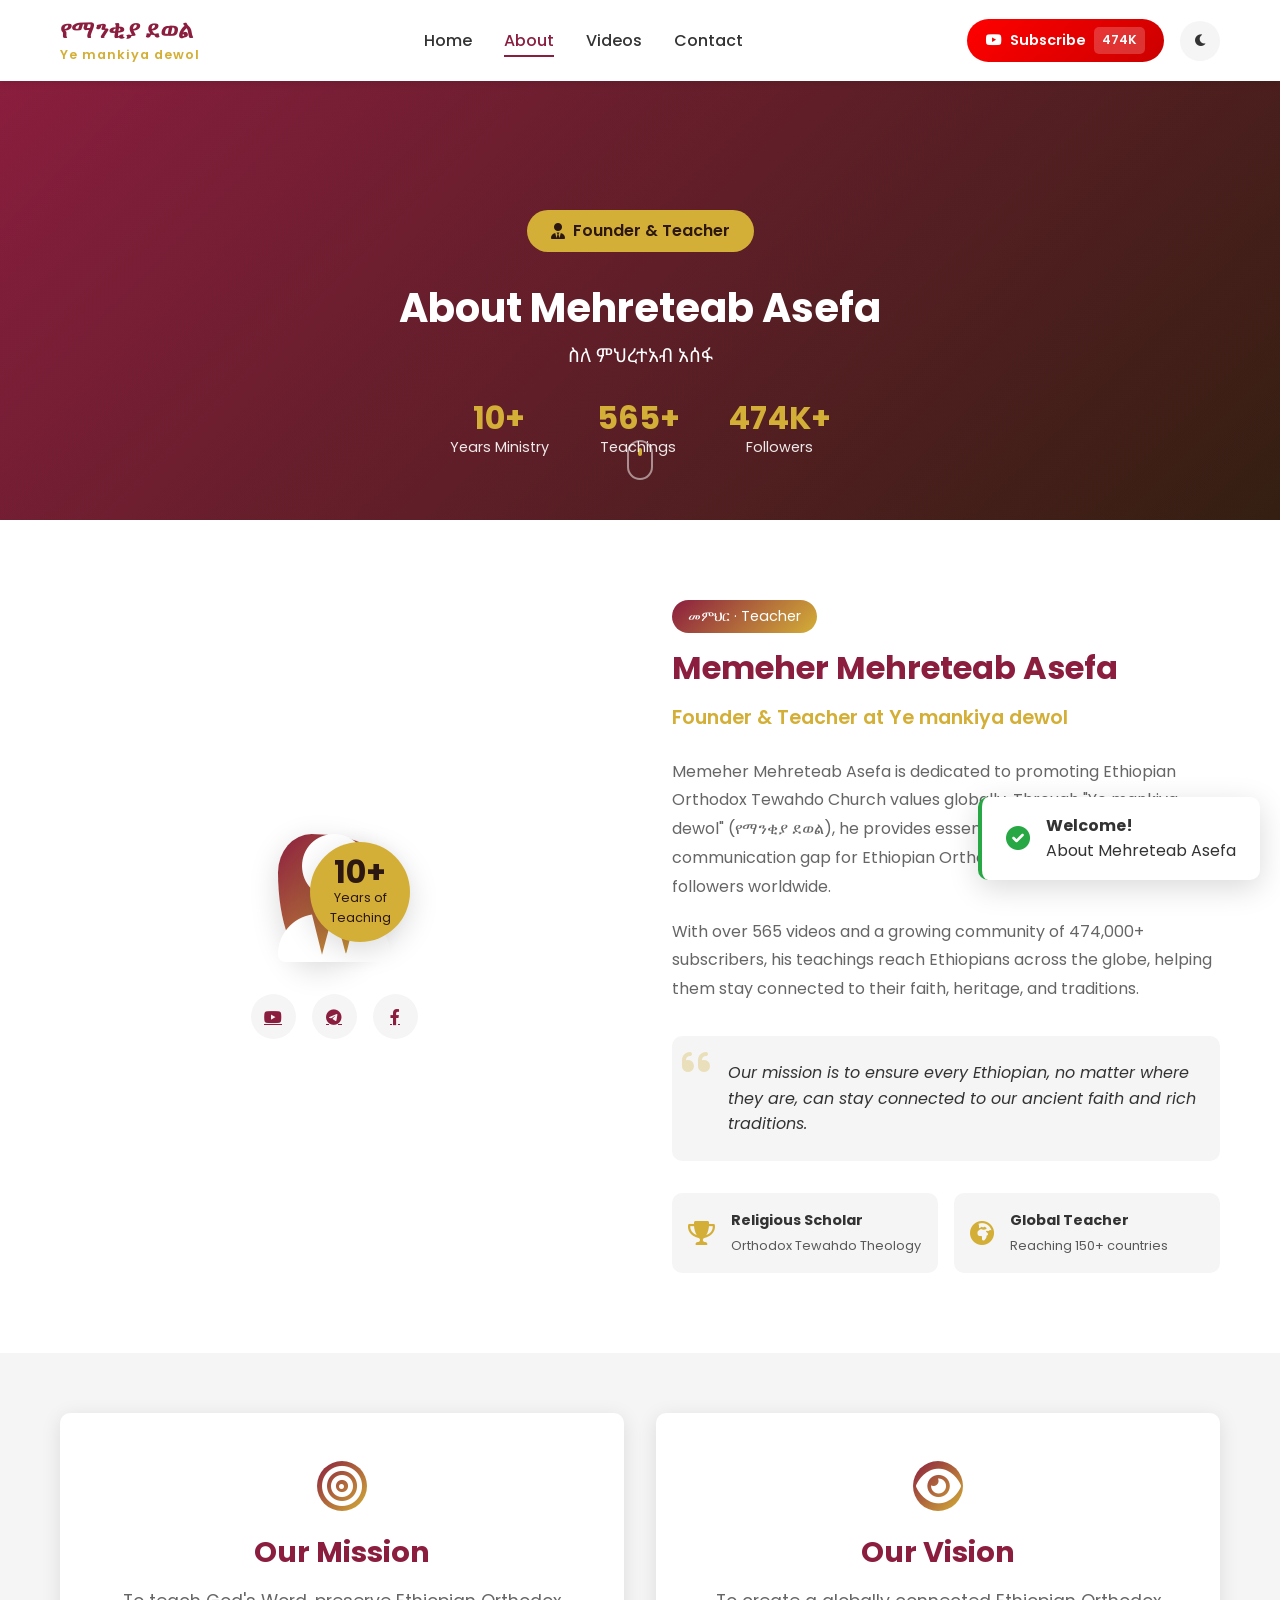
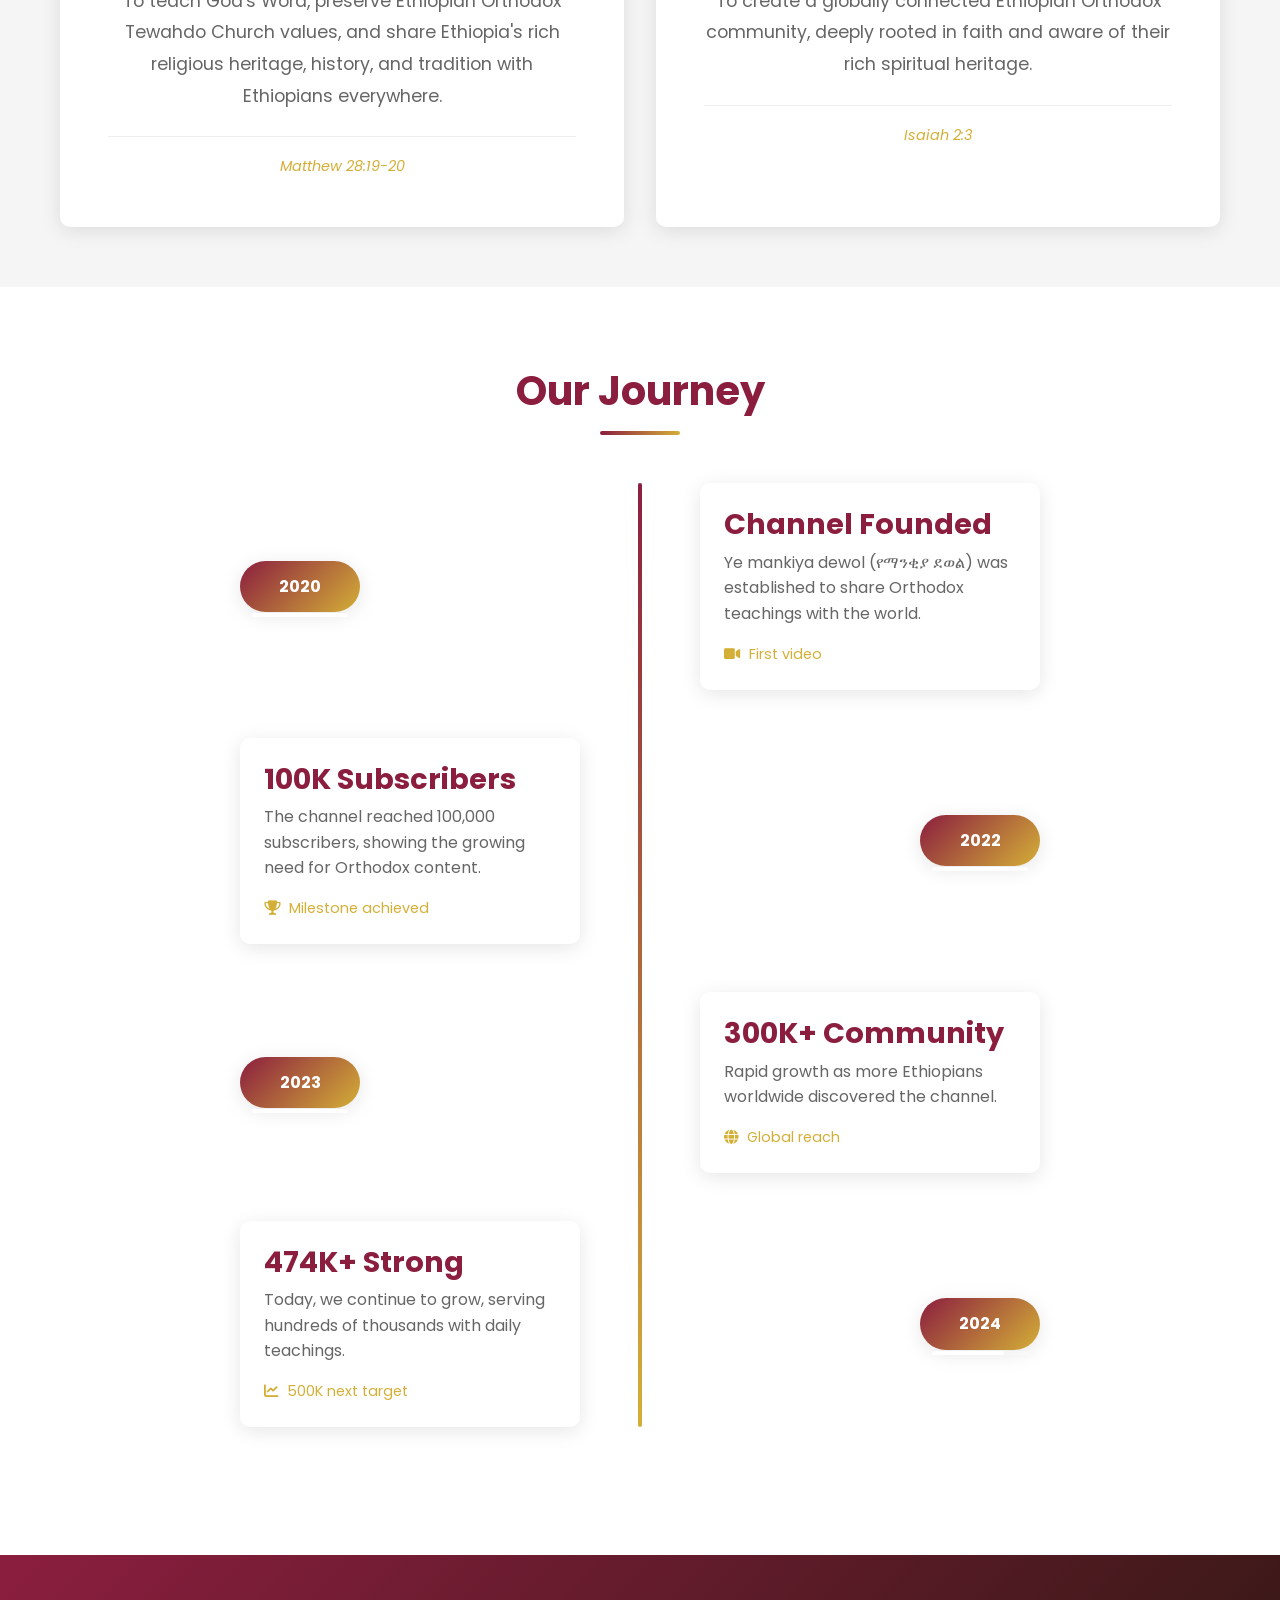
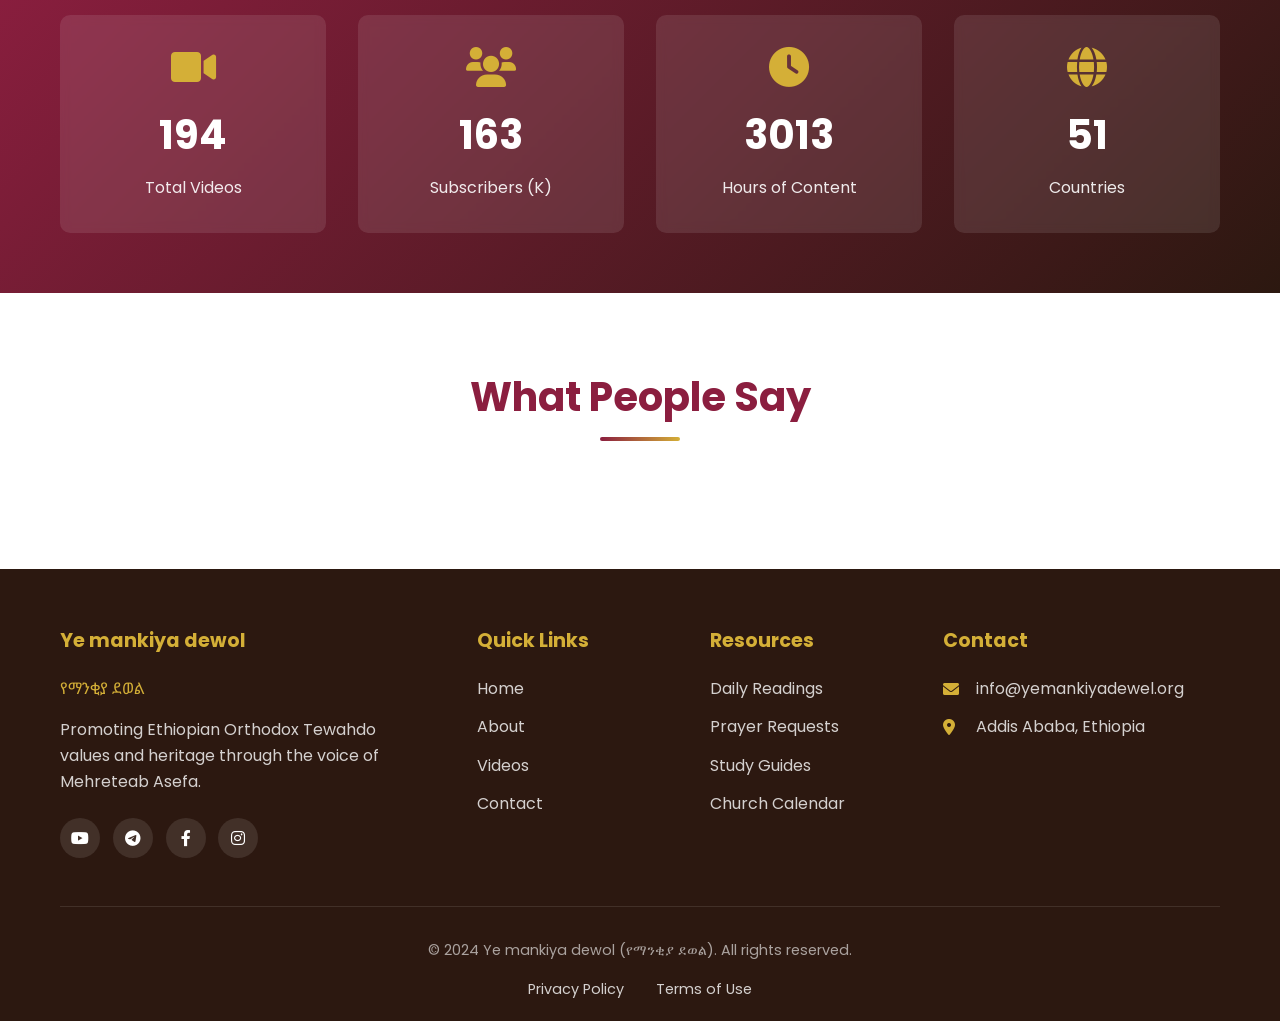
<file: about.html>
<!DOCTYPE html>
<html lang="en">
<head>
    <meta charset="UTF-8">
    <meta name="viewport" content="width=device-width, initial-scale=1.0">
    <title>About - Ye mankiya dewol (የማንቂያ ደወል) - Mehreteab Asefa</title>
    <link rel="stylesheet" href="style.css">
    <link rel="stylesheet" href="https://cdnjs.cloudflare.com/ajax/libs/font-awesome/6.0.0/css/all.min.css">
    <link href="https://fonts.googleapis.com/css2?family=Noto+Sans+Ethiopic:wght@400;500;700&family=Poppins:wght@300;400;500;600;700&display=swap" rel="stylesheet">
    <link href="https://unpkg.com/aos@2.3.1/dist/aos.css" rel="stylesheet">
    <link rel="icon" type="image/x-icon" href="data:image/svg+xml,<svg xmlns=%22http://www.w3.org/2000/svg%22 viewBox=%220 0 100 100%22><text y=%22.9em%22 font-size=%2290%22>⛪</text></svg>">
</head>
<body>
    <!-- Loading Screen -->
    <div id="loading-screen" style="position:fixed; top:0; left:0; width:100%; height:100%; background:var(--primary-color); z-index:9999; display:flex; justify-content:center; align-items:center; transition:opacity 0.5s;">
        <div style="text-align:center; color:white;">
            <div style="font-size:3rem; margin-bottom:1rem;">⛪</div>
            <div style="width:50px; height:50px; border:5px solid rgba(255,255,255,0.3); border-top-color:white; border-radius:50%; margin:0 auto; animation:spin 1s infinite;"></div>
            <p style="margin-top:1rem;">Loading...</p>
        </div>
    </div>

    <!-- Toast Notification -->
    <div id="toast" class="toast-notification">
        <i class="fas fa-check-circle"></i>
        <div>
            <strong id="toast-title">Welcome!</strong>
            <p id="toast-message">About Mehreteab Asefa</p>
        </div>
    </div>

    <!-- Navigation -->
    <nav class="navbar" id="navbar">
        <div class="container">
            <div class="nav-brand">
                <a href="index.html">
                    <h1>የማንቂያ ደወል</h1>
                    <p class="brand-sub">Ye mankiya dewol</p>
                </a>
            </div>

            <div class="menu-toggle" id="mobile-menu">
                <span class="bar"></span>
                <span class="bar"></span>
                <span class="bar"></span>
            </div>

            <ul class="nav-menu" id="nav-menu">
                <li><a href="index.html">Home</a></li>
                <li><a href="about.html" class="active">About</a></li>
                <li><a href="videos.html">Videos</a></li>
                <li><a href="contact.html">Contact</a></li>
                <li class="mobile-only">
                    <a href="https://www.youtube.com/@MehreteabAsefa?sub_confirmation=1" target="_blank" class="nav-subscribe">
                        <i class="fab fa-youtube"></i> Subscribe
                    </a>
                </li>
            </ul>

            <div class="nav-actions">
                <a href="https://www.youtube.com/@MehreteabAsefa?sub_confirmation=1" target="_blank" class="btn-subscribe desktop-only">
                    <i class="fab fa-youtube"></i> Subscribe
                    <span class="sub-count">474K</span>
                </a>
                <button class="theme-toggle" id="themeToggle">
                    <i class="fas fa-moon"></i>
                </button>
            </div>
        </div>
    </nav>

    <!-- Page Header with Parallax -->
    <section class="page-header" id="pageHeader">
        <div class="parallax-bg"></div>
        <div class="container">
            <div class="header-content" data-aos="fade-up">
                <div class="header-badge">
                    <span class="badge">
                        <i class="fas fa-user-tie"></i> Founder & Teacher
                    </span>
                </div>
                <h1>About Mehreteab Asefa</h1>
                <p class="amharic">ስለ ምህረተአብ አሰፋ</p>
                <div class="header-stats">
                    <div class="stat">
                        <span class="stat-number">10+</span>
                        <span class="stat-label">Years Ministry</span>
                    </div>
                    <div class="stat">
                        <span class="stat-number">565+</span>
                        <span class="stat-label">Teachings</span>
                    </div>
                    <div class="stat">
                        <span class="stat-number">474K+</span>
                        <span class="stat-label">Followers</span>
                    </div>
                </div>
            </div>
        </div>
        <div class="scroll-indicator" onclick="scrollToNext()">
            <div class="mouse"><div class="wheel"></div></div>
        </div>
    </section>

    <!-- Biography Section with Floating Elements -->
    <section class="biography" id="biography">
        <div class="container">
            <div class="bio-grid">
                <div class="bio-image" data-aos="fade-right">
                    <div class="image-frame">
                        <div class="image-placeholder">
                            <i class="fas fa-user-tie"></i>
                        </div>
                        <div class="experience-badge">
                            <span class="years">10+</span>
                            <span class="text">Years of<br>Teaching</span>
                        </div>
                    </div>
                    <div class="image-social">
                        <a href="#" class="social-icon"><i class="fab fa-youtube"></i></a>
                        <a href="#" class="social-icon"><i class="fab fa-telegram"></i></a>
                        <a href="#" class="social-icon"><i class="fab fa-facebook-f"></i></a>
                    </div>
                </div>
                
                <div class="bio-content" data-aos="fade-left">
                    <div class="bio-tag">
                        <span class="tagline">መምህር · Teacher</span>
                    </div>
                    <h2>Memeher Mehreteab Asefa</h2>
                    <p class="bio-title">Founder & Teacher at Ye mankiya dewol</p>
                    
                    <div class="bio-text">
                        <p>Memeher Mehreteab Asefa is dedicated to promoting Ethiopian Orthodox Tewahdo Church values globally. Through "Ye mankiya dewol" (የማንቂያ ደወል), he provides essential information to bridge the communication gap for Ethiopian Orthodox Tewahdo Church followers worldwide.</p>
                        <p>With over 565 videos and a growing community of 474,000+ subscribers, his teachings reach Ethiopians across the globe, helping them stay connected to their faith, heritage, and traditions.</p>
                    </div>

                    <div class="bio-quote">
                        <i class="fas fa-quote-left"></i>
                        <blockquote>
                            Our mission is to ensure every Ethiopian, no matter where they are, can stay connected to our ancient faith and rich traditions.
                        </blockquote>
                    </div>

                    <div class="bio-achievements">
                        <div class="achievement">
                            <i class="fas fa-trophy"></i>
                            <div>
                                <strong>Religious Scholar</strong>
                                <span>Orthodox Tewahdo Theology</span>
                            </div>
                        </div>
                        <div class="achievement">
                            <i class="fas fa-globe-africa"></i>
                            <div>
                                <strong>Global Teacher</strong>
                                <span>Reaching 150+ countries</span>
                            </div>
                        </div>
                    </div>
                </div>
            </div>
        </div>
    </section>

    <!-- Mission & Vision with Cards -->
    <section class="mission-vision">
        <div class="container">
            <div class="mv-grid">
                <div class="mv-card mission-card" data-aos="flip-left">
                    <div class="card-icon">
                        <i class="fas fa-bullseye"></i>
                    </div>
                    <h3>Our Mission</h3>
                    <p>To teach God's Word, preserve Ethiopian Orthodox Tewahdo Church values, and share Ethiopia's rich religious heritage, history, and tradition with Ethiopians everywhere.</p>
                    <div class="card-footer">
                        <span class="verse">Matthew 28:19-20</span>
                    </div>
                </div>

                <div class="mv-card vision-card" data-aos="flip-right">
                    <div class="card-icon">
                        <i class="fas fa-eye"></i>
                    </div>
                    <h3>Our Vision</h3>
                    <p>To create a globally connected Ethiopian Orthodox community, deeply rooted in faith and aware of their rich spiritual heritage.</p>
                    <div class="card-footer">
                        <span class="verse">Isaiah 2:3</span>
                    </div>
                </div>
            </div>
        </div>
    </section>

    <!-- Journey Timeline with Progress -->
    <section class="timeline">
        <div class="container">
            <h2 class="section-title" data-aos="fade-up">Our Journey</h2>
            <div class="timeline-container">
                <div class="timeline-grid">
                    <div class="timeline-item" data-aos="fade-right">
                        <div class="timeline-year">
                            <span>2020</span>
                            <div class="year-progress" style="--progress: 100%"></div>
                        </div>
                        <div class="timeline-content">
                            <h3>Channel Founded</h3>
                            <p>Ye mankiya dewol (የማንቂያ ደወል) was established to share Orthodox teachings with the world.</p>
                            <div class="timeline-stats">
                                <span><i class="fas fa-video"></i> First video</span>
                            </div>
                        </div>
                    </div>

                    <div class="timeline-item" data-aos="fade-left">
                        <div class="timeline-year">
                            <span>2022</span>
                            <div class="year-progress" style="--progress: 100%"></div>
                        </div>
                        <div class="timeline-content">
                            <h3>100K Subscribers</h3>
                            <p>The channel reached 100,000 subscribers, showing the growing need for Orthodox content.</p>
                            <div class="timeline-stats">
                                <span><i class="fas fa-trophy"></i> Milestone achieved</span>
                            </div>
                        </div>
                    </div>

                    <div class="timeline-item" data-aos="fade-right">
                        <div class="timeline-year">
                            <span>2023</span>
                            <div class="year-progress" style="--progress: 100%"></div>
                        </div>
                        <div class="timeline-content">
                            <h3>300K+ Community</h3>
                            <p>Rapid growth as more Ethiopians worldwide discovered the channel.</p>
                            <div class="timeline-stats">
                                <span><i class="fas fa-globe"></i> Global reach</span>
                            </div>
                        </div>
                    </div>

                    <div class="timeline-item" data-aos="fade-left">
                        <div class="timeline-year">
                            <span>2024</span>
                            <div class="year-progress" style="--progress: 75%"></div>
                        </div>
                        <div class="timeline-content">
                            <h3>474K+ Strong</h3>
                            <p>Today, we continue to grow, serving hundreds of thousands with daily teachings.</p>
                            <div class="timeline-stats">
                                <span><i class="fas fa-chart-line"></i> 500K next target</span>
                            </div>
                        </div>
                    </div>
                </div>
            </div>
        </div>
    </section>

    <!-- Stats Counter Section -->
    <section class="stats-counter">
        <div class="container">
            <div class="counter-grid">
                <div class="counter-item" data-aos="zoom-in">
                    <i class="fas fa-video"></i>
                    <span class="counter-number" data-target="565">0</span>
                    <span class="counter-label">Total Videos</span>
                </div>
                <div class="counter-item" data-aos="zoom-in" data-aos-delay="100">
                    <i class="fas fa-users"></i>
                    <span class="counter-number" data-target="474">0</span>
                    <span class="counter-label">Subscribers (K)</span>
                </div>
                <div class="counter-item" data-aos="zoom-in" data-aos-delay="200">
                    <i class="fas fa-clock"></i>
                    <span class="counter-number" data-target="8760">0</span>
                    <span class="counter-label">Hours of Content</span>
                </div>
                <div class="counter-item" data-aos="zoom-in" data-aos-delay="300">
                    <i class="fas fa-globe"></i>
                    <span class="counter-number" data-target="150">0</span>
                    <span class="counter-label">Countries</span>
                </div>
            </div>
        </div>
    </section>

    <!-- Testimonials Section -->
    <section class="testimonials-about">
        <div class="container">
            <h2 class="section-title" data-aos="fade-up">What People Say</h2>
            <div class="testimonials-grid">
                <div class="testimonial-card" data-aos="fade-right">
                    <div class="testimonial-content">
                        <i class="fas fa-quote-left"></i>
                        <p>"Memeher Mehreteab Asefa's teachings have deepened my understanding of our Orthodox faith. His dedication is inspiring."</p>
                        <div class="testimonial-author">
                            <div class="author-avatar">📿</div>
                            <div>
                                <h4>Abeba Tesfaye</h4>
                                <span>Addis Ababa</span>
                            </div>
                        </div>
                    </div>
                </div>
                <div class="testimonial-card" data-aos="fade-up">
                    <div class="testimonial-content">
                        <i class="fas fa-quote-left"></i>
                        <p>"Living abroad, this channel keeps me connected to our church and traditions. A true blessing for the diaspora."</p>
                        <div class="testimonial-author">
                            <div class="author-avatar">🌍</div>
                            <div>
                                <h4>Samuel Hailu</h4>
                                <span>USA</span>
                            </div>
                        </div>
                    </div>
                </div>
                <div class="testimonial-card" data-aos="fade-left">
                    <div class="testimonial-content">
                        <i class="fas fa-quote-left"></i>
                        <p>"The historical teachings have opened my eyes to Ethiopia's incredible Orthodox legacy. Truly inspiring content."</p>
                        <div class="testimonial-author">
                            <div class="author-avatar">📚</div>
                            <div>
                                <h4>Meron Assefa</h4>
                                <span>UK</span>
                            </div>
                        </div>
                    </div>
                </div>
            </div>
        </div>
    </section>

    <!-- Back to Top Button -->
    <button id="backToTop" class="back-to-top">
        <i class="fas fa-arrow-up"></i>
    </button>

    <!-- Footer (Enhanced) -->
    <footer class="footer">
        <div class="container">
            <div class="footer-content">
                <div class="footer-section">
                    <h3>Ye mankiya dewol</h3>
                    <p class="footer-amharic">የማንቂያ ደወል</p>
                    <p class="footer-desc">Promoting Ethiopian Orthodox Tewahdo values and heritage through the voice of Mehreteab Asefa.</p>
                    <div class="social-links">
                        <a href="https://www.youtube.com/@MehreteabAsefa" target="_blank" class="social-link youtube"><i class="fab fa-youtube"></i></a>
                        <a href="#" target="_blank" class="social-link telegram"><i class="fab fa-telegram"></i></a>
                        <a href="#" target="_blank" class="social-link facebook"><i class="fab fa-facebook-f"></i></a>
                        <a href="#" target="_blank" class="social-link instagram"><i class="fab fa-instagram"></i></a>
                    </div>
                </div>

                <div class="footer-section">
                    <h3>Quick Links</h3>
                    <ul>
                        <li><a href="index.html">Home</a></li>
                        <li><a href="about.html">About</a></li>
                        <li><a href="videos.html">Videos</a></li>
                        <li><a href="contact.html">Contact</a></li>
                    </ul>
                </div>

                <div class="footer-section">
                    <h3>Resources</h3>
                    <ul>
                        <li><a href="#">Daily Readings</a></li>
                        <li><a href="#">Prayer Requests</a></li>
                        <li><a href="#">Study Guides</a></li>
                        <li><a href="#">Church Calendar</a></li>
                    </ul>
                </div>

                <div class="footer-section">
                    <h3>Contact</h3>
                    <ul class="contact-info">
                        <li><i class="fas fa-envelope"></i> <a href="mailto:info@yemankiyadewel.org">info@yemankiyadewel.org</a></li>
                        <li><i class="fas fa-map-marker-alt"></i> Addis Ababa, Ethiopia</li>
                    </ul>
                </div>
            </div>

            <div class="footer-bottom">
                <p>&copy; 2024 Ye mankiya dewol (የማንቂያ ደወል). All rights reserved.</p>
                <div class="footer-links">
                    <a href="#">Privacy Policy</a>
                    <a href="#">Terms of Use</a>
                </div>
            </div>
        </div>
    </footer>

    <!-- Scripts -->
    <script src="https://unpkg.com/aos@2.3.1/dist/aos.js"></script>
    <script>
        // Initialize AOS
        AOS.init({
            duration: 1000,
            once: true,
            offset: 100
        });

        // Hide Loading Screen
        window.addEventListener('load', function() {
            setTimeout(function() {
                document.getElementById('loading-screen').style.opacity = '0';
                setTimeout(function() {
                    document.getElementById('loading-screen').style.display = 'none';
                }, 500);
            }, 1000);
            showToast('Welcome!', 'About Mehreteab Asefa', 'success');
        });

        // Toast Notification
        function showToast(title, message, type = 'success') {
            const toast = document.getElementById('toast');
            toast.className = `toast-notification ${type}`;
            document.getElementById('toast-title').textContent = title;
            document.getElementById('toast-message').textContent = message;
            toast.classList.add('show');
            setTimeout(() => {
                toast.classList.remove('show');
            }, 3000);
        }

        // Mobile Menu
        const mobileMenu = document.getElementById('mobile-menu');
        const navMenu = document.getElementById('nav-menu');
        mobileMenu.addEventListener('click', () => {
            mobileMenu.classList.toggle('active');
            navMenu.classList.toggle('active');
        });

        // Theme Toggle
        const themeToggle = document.getElementById('themeToggle');
        themeToggle.addEventListener('click', () => {
            document.body.classList.toggle('dark-theme');
            const icon = themeToggle.querySelector('i');
            icon.classList.toggle('fa-moon');
            icon.classList.toggle('fa-sun');
        });

        // Back to Top
        const backToTop = document.getElementById('backToTop');
        window.addEventListener('scroll', () => {
            if (window.scrollY > 300) {
                backToTop.classList.add('visible');
            } else {
                backToTop.classList.remove('visible');
            }
        });

        backToTop.addEventListener('click', () => {
            window.scrollTo({ top: 0, behavior: 'smooth' });
        });

        // Scroll to next section
        function scrollToNext() {
            document.getElementById('biography').scrollIntoView({ behavior: 'smooth' });
        }

        // Counter Animation
        function animateCounter(element) {
            const target = parseInt(element.getAttribute('data-target'));
            const duration = 2000;
            const step = target / (duration / 16);
            let current = 0;

            const timer = setInterval(() => {
                current += step;
                if (current >= target) {
                    element.textContent = target;
                    clearInterval(timer);
                } else {
                    element.textContent = Math.floor(current);
                }
            }, 16);
        }

        // Start counters when in view
        const observer = new IntersectionObserver((entries) => {
            entries.forEach(entry => {
                if (entry.isIntersecting) {
                    entry.target.querySelectorAll('.counter-number').forEach(counter => {
                        animateCounter(counter);
                    });
                }
            });
        }, { threshold: 0.5 });

        document.querySelectorAll('.counter-grid').forEach(section => {
            observer.observe(section);
        });

        // Navbar scroll effect
        window.addEventListener('scroll', () => {
            const navbar = document.getElementById('navbar');
            if (window.scrollY > 100) {
                navbar.classList.add('scrolled');
            } else {
                navbar.classList.remove('scrolled');
            }
        });
    </script>
</body>
</html>
</file>
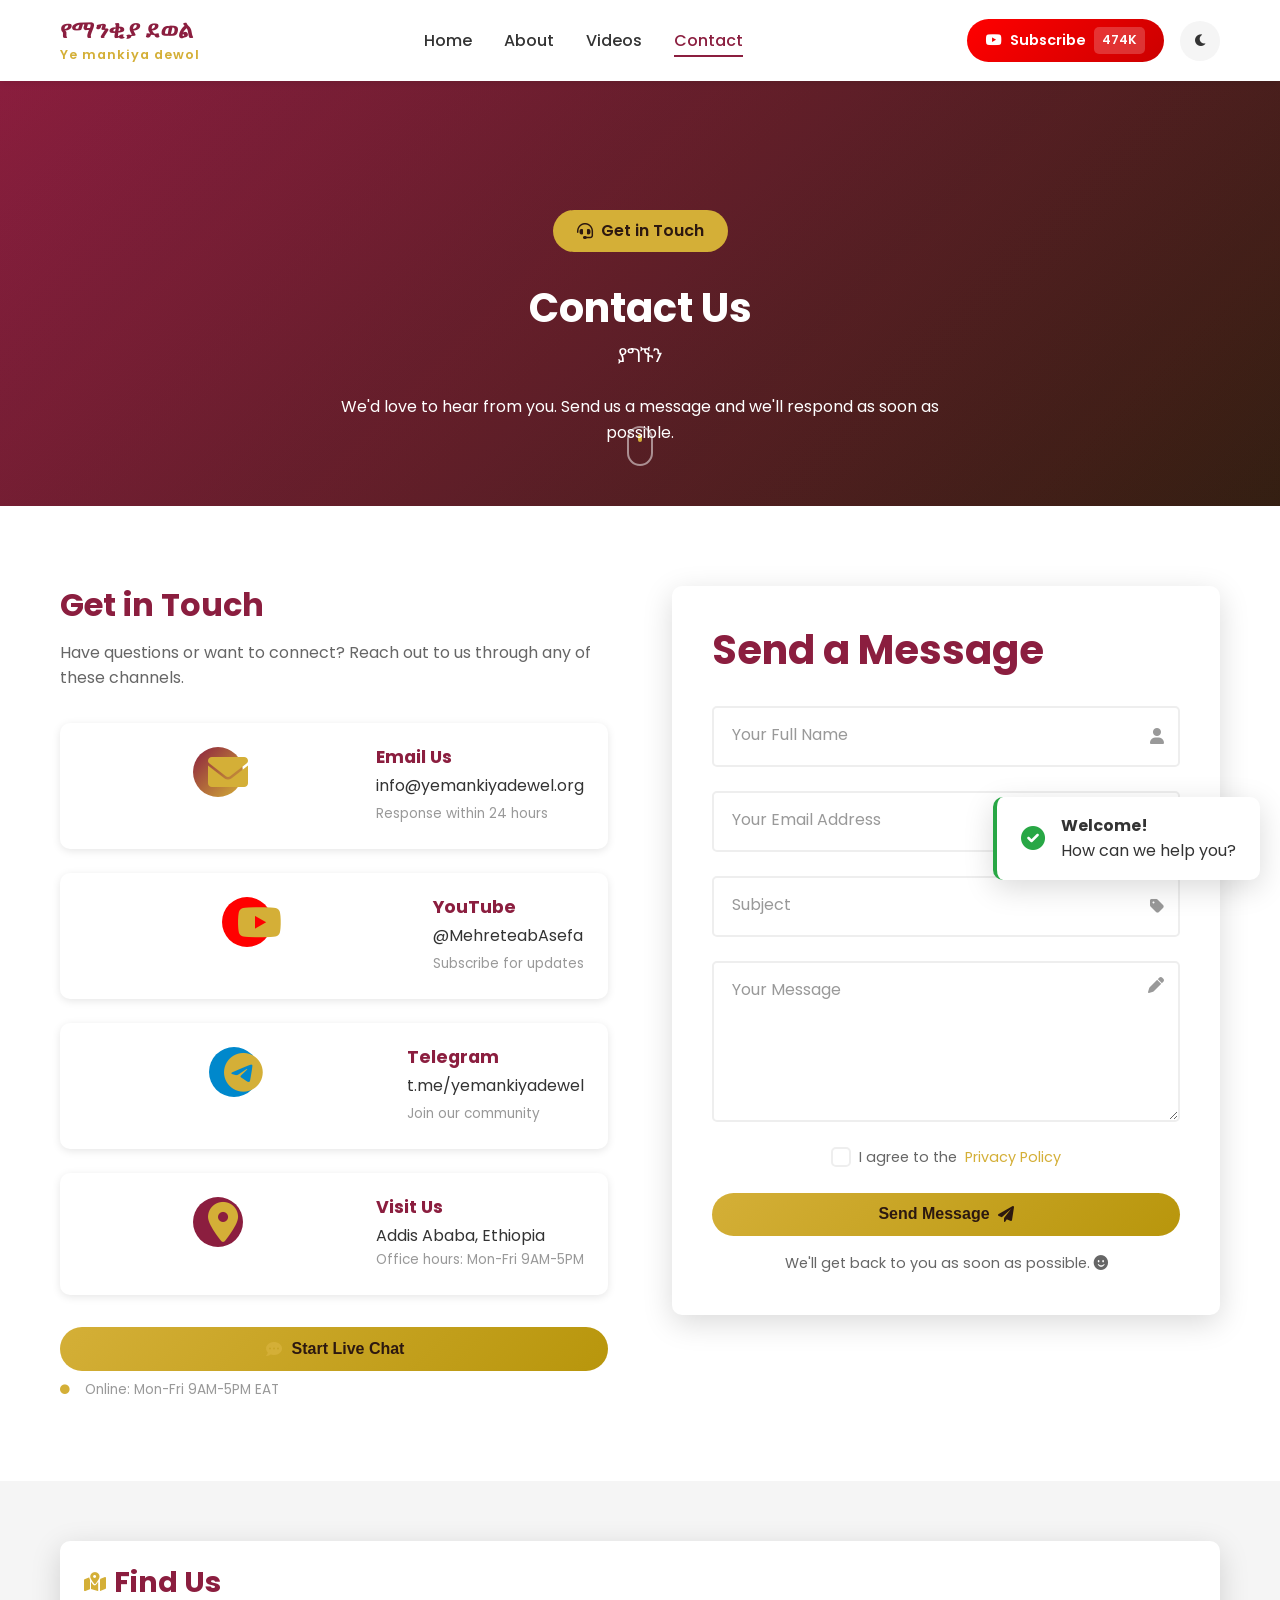
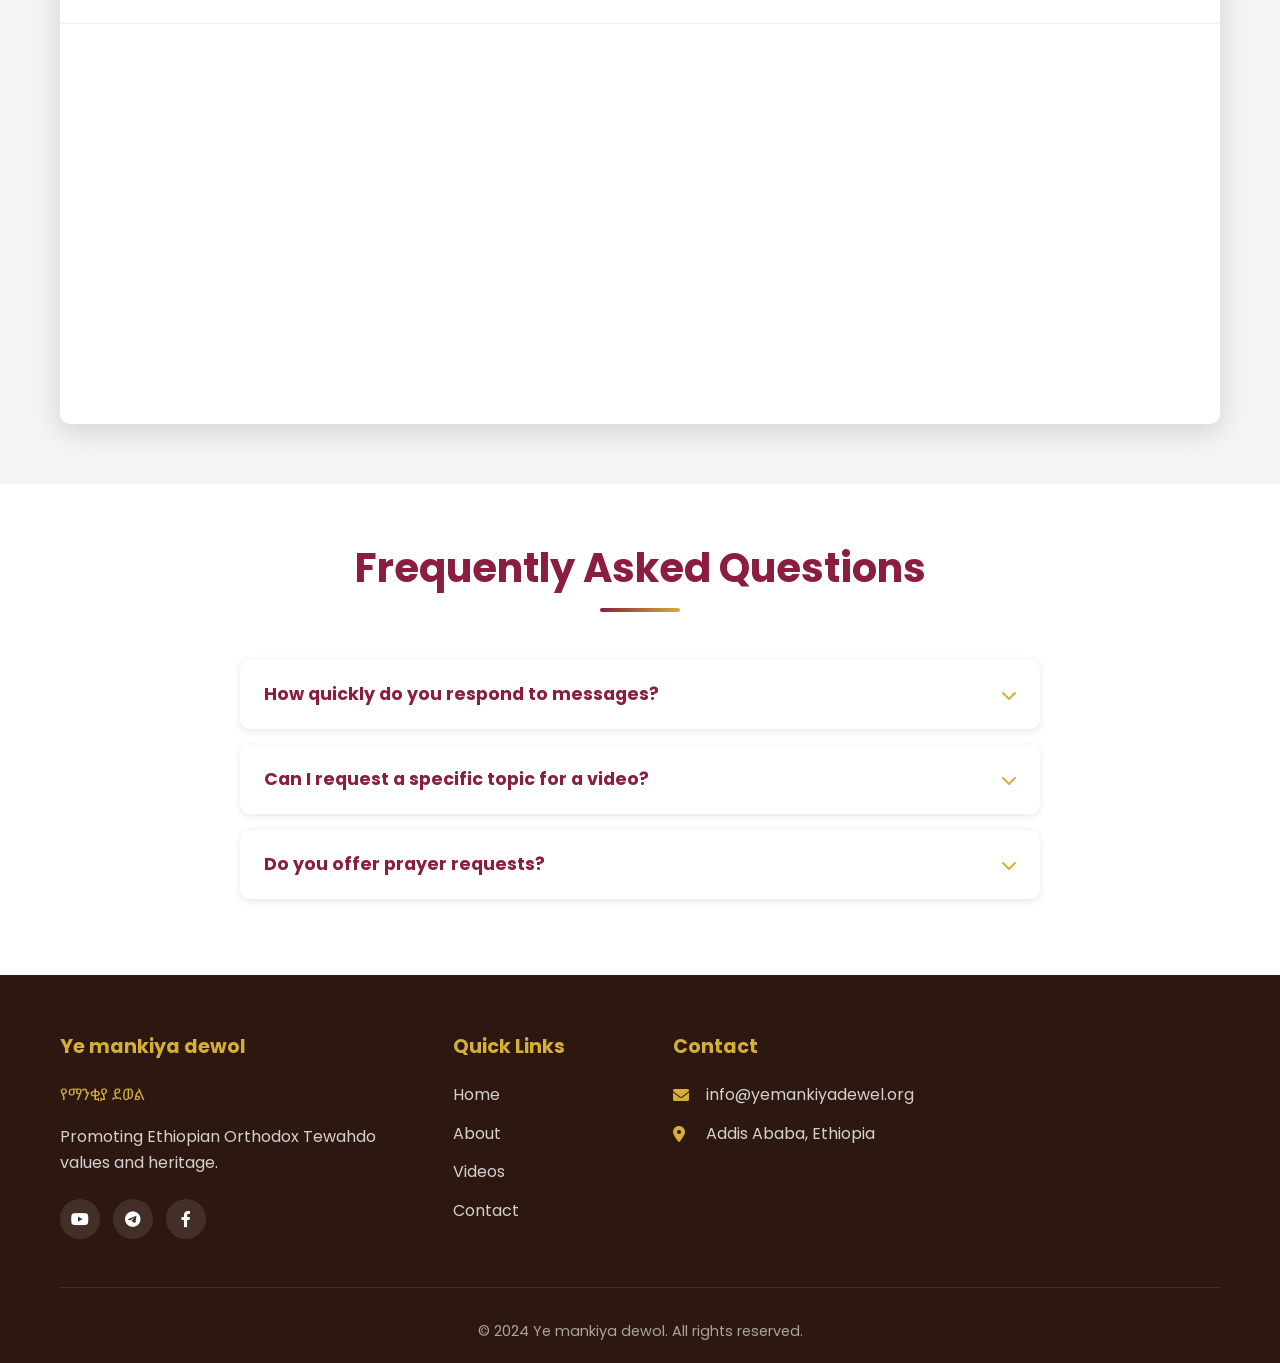
<file: contact.html>
<!DOCTYPE html>
<html lang="en">
<head>
    <meta charset="UTF-8">
    <meta name="viewport" content="width=device-width, initial-scale=1.0">
    <title>Contact - Ye mankiya dewol (የማንቂያ ደወል) - Mehreteab Asefa</title>
    <link rel="stylesheet" href="style.css">
    <link rel="stylesheet" href="https://cdnjs.cloudflare.com/ajax/libs/font-awesome/6.0.0/css/all.min.css">
    <link href="https://fonts.googleapis.com/css2?family=Noto+Sans+Ethiopic:wght@400;500;700&family=Poppins:wght@300;400;500;600;700&display=swap" rel="stylesheet">
    <link href="https://unpkg.com/aos@2.3.1/dist/aos.css" rel="stylesheet">
    <link rel="icon" type="image/x-icon" href="data:image/svg+xml,<svg xmlns=%22http://www.w3.org/2000/svg%22 viewBox=%220 0 100 100%22><text y=%22.9em%22 font-size=%2290%22>⛪</text></svg>">
</head>
<body>
    <!-- Loading Screen -->
    <div id="loading-screen" style="position:fixed; top:0; left:0; width:100%; height:100%; background:var(--primary-color); z-index:9999; display:flex; justify-content:center; align-items:center; transition:opacity 0.5s;">
        <div style="text-align:center; color:white;">
            <div style="font-size:3rem; margin-bottom:1rem;">⛪</div>
            <div style="width:50px; height:50px; border:5px solid rgba(255,255,255,0.3); border-top-color:white; border-radius:50%; margin:0 auto; animation:spin 1s infinite;"></div>
            <p style="margin-top:1rem;">Loading...</p>
        </div>
    </div>

    <!-- Toast Notification -->
    <div id="toast" class="toast-notification">
        <i class="fas fa-check-circle"></i>
        <div>
            <strong id="toast-title">Welcome!</strong>
            <p id="toast-message">Get in touch with us</p>
        </div>
    </div>

    <!-- Navigation -->
    <nav class="navbar" id="navbar">
        <div class="container">
            <div class="nav-brand">
                <a href="index.html">
                    <h1>የማንቂያ ደወል</h1>
                    <p class="brand-sub">Ye mankiya dewol</p>
                </a>
            </div>

            <div class="menu-toggle" id="mobile-menu">
                <span class="bar"></span>
                <span class="bar"></span>
                <span class="bar"></span>
            </div>

            <ul class="nav-menu" id="nav-menu">
                <li><a href="index.html">Home</a></li>
                <li><a href="about.html">About</a></li>
                <li><a href="videos.html">Videos</a></li>
                <li><a href="contact.html" class="active">Contact</a></li>
                <li class="mobile-only">
                    <a href="https://www.youtube.com/@MehreteabAsefa?sub_confirmation=1" target="_blank" class="nav-subscribe">
                        <i class="fab fa-youtube"></i> Subscribe
                    </a>
                </li>
            </ul>

            <div class="nav-actions">
                <a href="https://www.youtube.com/@MehreteabAsefa?sub_confirmation=1" target="_blank" class="btn-subscribe desktop-only">
                    <i class="fab fa-youtube"></i> Subscribe
                    <span class="sub-count">474K</span>
                </a>
                <button class="theme-toggle" id="themeToggle">
                    <i class="fas fa-moon"></i>
                </button>
            </div>
        </div>
    </nav>

    <!-- Page Header -->
    <section class="page-header contact-header">
        <div class="parallax-bg"></div>
        <div class="container">
            <div class="header-content" data-aos="fade-up">
                <div class="header-badge">
                    <span class="badge">
                        <i class="fas fa-headset"></i> Get in Touch
                    </span>
                </div>
                <h1>Contact Us</h1>
                <p class="amharic">ያግኙን</p>
                <p class="header-description">We'd love to hear from you. Send us a message and we'll respond as soon as possible.</p>
            </div>
        </div>
        <div class="scroll-indicator" onclick="scrollToNext()">
            <div class="mouse"><div class="wheel"></div></div>
        </div>
    </section>

    <!-- Contact Section -->
    <section class="contact-section" id="contactSection">
        <div class="container">
            <div class="contact-grid">
                <!-- Contact Info with Cards -->
                <div class="contact-info" data-aos="fade-right">
                    <h2>Get in Touch</h2>
                    <p class="info-subtitle">Have questions or want to connect? Reach out to us through any of these channels.</p>

                    <div class="info-cards">
                        <div class="info-card" data-aos="fade-up" data-aos-delay="100">
                            <div class="card-icon">
                                <i class="fas fa-envelope"></i>
                            </div>
                            <div class="card-content">
                                <h3>Email Us</h3>
                                <a href="mailto:info@yemankiyadewel.org">info@yemankiyadewel.org</a>
                                <p class="response-time">Response within 24 hours</p>
                            </div>
                        </div>

                        <div class="info-card" data-aos="fade-up" data-aos-delay="200">
                            <div class="card-icon youtube-icon">
                                <i class="fab fa-youtube"></i>
                            </div>
                            <div class="card-content">
                                <h3>YouTube</h3>
                                <a href="https://www.youtube.com/@MehreteabAsefa" target="_blank">@MehreteabAsefa</a>
                                <p class="response-time">Subscribe for updates</p>
                            </div>
                        </div>

                        <div class="info-card" data-aos="fade-up" data-aos-delay="300">
                            <div class="card-icon telegram-icon">
                                <i class="fab fa-telegram"></i>
                            </div>
                            <div class="card-content">
                                <h3>Telegram</h3>
                                <a href="#" target="_blank">t.me/yemankiyadewel</a>
                                <p class="response-time">Join our community</p>
                            </div>
                        </div>

                        <div class="info-card" data-aos="fade-up" data-aos-delay="400">
                            <div class="card-icon location-icon">
                                <i class="fas fa-map-marker-alt"></i>
                            </div>
                            <div class="card-content">
                                <h3>Visit Us</h3>
                                <p>Addis Ababa, Ethiopia</p>
                                <p class="response-time">Office hours: Mon-Fri 9AM-5PM</p>
                            </div>
                        </div>
                    </div>

                    <!-- Live Chat Button -->
                    <div class="live-chat" data-aos="fade-up">
                        <button class="btn btn-primary btn-full" id="liveChatBtn">
                            <i class="fas fa-comment-dots"></i> Start Live Chat
                        </button>
                        <p class="chat-note"><i class="fas fa-circle"></i> Online: Mon-Fri 9AM-5PM EAT</p>
                    </div>
                </div>

                <!-- Contact Form with Animation -->
                <div class="contact-form-wrapper" data-aos="fade-left">
                    <div class="form-card">
                        <h2>Send a Message</h2>
                        <form id="contactForm" action="https://formspree.io/f/YOUR_FORM_ID" method="POST">
                            <div class="form-group floating">
                                <input type="text" id="name" name="name" required placeholder=" ">
                                <label for="name">Your Full Name</label>
                                <i class="fas fa-user input-icon"></i>
                            </div>

                            <div class="form-group floating">
                                <input type="email" id="email" name="email" required placeholder=" ">
                                <label for="email">Your Email Address</label>
                                <i class="fas fa-envelope input-icon"></i>
                            </div>

                            <div class="form-group floating">
                                <input type="text" id="subject" name="subject" required placeholder=" ">
                                <label for="subject">Subject</label>
                                <i class="fas fa-tag input-icon"></i>
                            </div>

                            <div class="form-group floating">
                                <textarea id="message" name="message" rows="5" required placeholder=" "></textarea>
                                <label for="message">Your Message</label>
                                <i class="fas fa-pen input-icon"></i>
                            </div>

                            <div class="form-options">
                                <label class="checkbox-container">
                                    <input type="checkbox" required>
                                    <span class="checkmark"></span>
                                    I agree to the <a href="#">Privacy Policy</a>
                                </label>
                            </div>

                            <button type="submit" class="btn btn-primary btn-full" id="submitBtn">
                                <span class="btn-text">Send Message</span>
                                <i class="fas fa-paper-plane"></i>
                                <span class="loading-spinner" style="display: none;"></span>
                            </button>
                        </form>
                        <p class="form-note">We'll get back to you as soon as possible. <i class="fas fa-smile"></i></p>
                    </div>
                </div>
            </div>
        </div>
    </section>

    <!-- Map Section -->
    <section class="map-section">
        <div class="container">
            <div class="map-card" data-aos="zoom-in">
                <div class="map-header">
                    <i class="fas fa-map-marked-alt"></i>
                    <h3>Find Us</h3>
                </div>
                <div class="map-container">
                    <!-- Replace with actual Google Maps embed -->
                    <iframe 
                        src="https://www.google.com/maps/embed?pb=!1m18!1m12!1m3!1d252234.07041899106!2d38.65659445!3d8.9806034!2m3!1f0!2f0!3f0!3m2!1i1024!2i768!4f13.1!3m3!1m2!1s0x164b85cef5ab402d%3A0x8467b6b37ea4cc09!2sAddis%20Ababa%2C%20Ethiopia!5e0!3m2!1sen!2sus!4v1700000000000!5m2!1sen!2sus" 
                        width="100%" 
                        height="400" 
                        style="border:0;" 
                        allowfullscreen="" 
                        loading="lazy">
                    </iframe>
                </div>
            </div>
        </div>
    </section>

    <!-- FAQ Section -->
    <section class="faq-section">
        <div class="container">
            <h2 class="section-title" data-aos="fade-up">Frequently Asked Questions</h2>
            <div class="faq-grid">
                <div class="faq-item" data-aos="fade-up">
                    <div class="faq-question" onclick="toggleFAQ(this)">
                        <h3>How quickly do you respond to messages?</h3>
                        <i class="fas fa-chevron-down"></i>
                    </div>
                    <div class="faq-answer">
                        <p>We typically respond within 24-48 hours during weekdays. For urgent matters, please indicate "URGENT" in your subject line.</p>
                    </div>
                </div>
                <div class="faq-item" data-aos="fade-up" data-aos-delay="100">
                    <div class="faq-question" onclick="toggleFAQ(this)">
                        <h3>Can I request a specific topic for a video?</h3>
                        <i class="fas fa-chevron-down"></i>
                    </div>
                    <div class="faq-answer">
                        <p>Yes! We welcome topic suggestions. Please include your suggestion in the message, and we'll consider it for future teachings.</p>
                    </div>
                </div>
                <div class="faq-item" data-aos="fade-up" data-aos-delay="200">
                    <div class="faq-question" onclick="toggleFAQ(this)">
                        <h3>Do you offer prayer requests?</h3>
                        <i class="fas fa-chevron-down"></i>
                    </div>
                    <div class="faq-answer">
                        <p>Absolutely. We have a prayer team that prays over all requests received. Feel free to share your prayer needs.</p>
                    </div>
                </div>
            </div>
        </div>
    </section>

    <!-- Back to Top Button -->
    <button id="backToTop" class="back-to-top">
        <i class="fas fa-arrow-up"></i>
    </button>

    <!-- Footer -->
    <footer class="footer">
        <div class="container">
            <div class="footer-content">
                <div class="footer-section">
                    <h3>Ye mankiya dewol</h3>
                    <p class="footer-amharic">የማንቂያ ደወል</p>
                    <p class="footer-desc">Promoting Ethiopian Orthodox Tewahdo values and heritage.</p>
                    <div class="social-links">
                        <a href="https://www.youtube.com/@MehreteabAsefa" target="_blank" class="social-link youtube"><i class="fab fa-youtube"></i></a>
                        <a href="#" target="_blank" class="social-link telegram"><i class="fab fa-telegram"></i></a>
                        <a href="#" target="_blank" class="social-link facebook"><i class="fab fa-facebook-f"></i></a>
                    </div>
                </div>
                <div class="footer-section">
                    <h3>Quick Links</h3>
                    <ul>
                        <li><a href="index.html">Home</a></li>
                        <li><a href="about.html">About</a></li>
                        <li><a href="videos.html">Videos</a></li>
                        <li><a href="contact.html">Contact</a></li>
                    </ul>
                </div>
                <div class="footer-section">
                    <h3>Contact</h3>
                    <ul class="contact-info">
                        <li><i class="fas fa-envelope"></i> info@yemankiyadewel.org</li>
                        <li><i class="fas fa-map-marker-alt"></i> Addis Ababa, Ethiopia</li>
                    </ul>
                </div>
            </div>
            <div class="footer-bottom">
                <p>&copy; 2024 Ye mankiya dewol. All rights reserved.</p>
            </div>
        </div>
    </footer>

    <!-- Scripts -->
    <script src="https://unpkg.com/aos@2.3.1/dist/aos.js"></script>
    <script>
        // Initialize AOS
        AOS.init({
            duration: 1000,
            once: true,
            offset: 100
        });

        // Hide Loading Screen
        window.addEventListener('load', function() {
            setTimeout(function() {
                document.getElementById('loading-screen').style.opacity = '0';
                setTimeout(function() {
                    document.getElementById('loading-screen').style.display = 'none';
                }, 500);
            }, 1000);
            showToast('Welcome!', 'How can we help you?', 'success');
        });

        // Toast Notification
        function showToast(title, message, type = 'success') {
            const toast = document.getElementById('toast');
            toast.className = `toast-notification ${type}`;
            document.getElementById('toast-title').textContent = title;
            document.getElementById('toast-message').textContent = message;
            toast.classList.add('show');
            setTimeout(() => {
                toast.classList.remove('show');
            }, 3000);
        }

        // Mobile Menu
        const mobileMenu = document.getElementById('mobile-menu');
        const navMenu = document.getElementById('nav-menu');
        mobileMenu.addEventListener('click', () => {
            mobileMenu.classList.toggle('active');
            navMenu.classList.toggle('active');
        });

        // Theme Toggle
        const themeToggle = document.getElementById('themeToggle');
        themeToggle.addEventListener('click', () => {
            document.body.classList.toggle('dark-theme');
            const icon = themeToggle.querySelector('i');
            icon.classList.toggle('fa-moon');
            icon.classList.toggle('fa-sun');
        });

        // Back to Top
        const backToTop = document.getElementById('backToTop');
        window.addEventListener('scroll', () => {
            if (window.scrollY > 300) {
                backToTop.classList.add('visible');
            } else {
                backToTop.classList.remove('visible');
            }
        });

        backToTop.addEventListener('click', () => {
            window.scrollTo({ top: 0, behavior: 'smooth' });
        });

        // Scroll to next section
        function scrollToNext() {
            document.getElementById('contactSection').scrollIntoView({ behavior: 'smooth' });
        }

        // Navbar scroll effect
        window.addEventListener('scroll', () => {
            const navbar = document.getElementById('navbar');
            if (window.scrollY > 100) {
                navbar.classList.add('scrolled');
            } else {
                navbar.classList.remove('scrolled');
            }
        });

        // Form submission with loading state
        const contactForm = document.getElementById('contactForm');
        const submitBtn = document.getElementById('submitBtn');

        contactForm.addEventListener('submit', function(e) {
            e.preventDefault();
            
            // Show loading state
            submitBtn.disabled = true;
            submitBtn.querySelector('.btn-text').style.opacity = '0';
            submitBtn.querySelector('.loading-spinner').style.display = 'inline-block';
            
            // Simulate form submission
            setTimeout(() => {
                submitBtn.disabled = false;
                submitBtn.querySelector('.btn-text').style.opacity = '1';
                submitBtn.querySelector('.loading-spinner').style.display = 'none';
                
                showToast('Success!', 'Your message has been sent. We\'ll respond soon.', 'success');
                contactForm.reset();
            }, 2000);
        });

        // FAQ Toggle
        function toggleFAQ(element) {
            const faqItem = element.parentElement;
            const answer = faqItem.querySelector('.faq-answer');
            const icon = element.querySelector('i');
            
            faqItem.classList.toggle('active');
            
            if (faqItem.classList.contains('active')) {
                answer.style.maxHeight = answer.scrollHeight + 'px';
                icon.style.transform = 'rotate(180deg)';
            } else {
                answer.style.maxHeight = '0';
                icon.style.transform = 'rotate(0)';
            }
        }

        // Live Chat Button
        document.getElementById('liveChatBtn').addEventListener('click', function() {
            showToast('Live Chat', 'Please email us for now. Live chat coming soon!', 'info');
        });
    </script>
</body>
</html>
</file>
<file: style.css>
/* ========================================
   YE MANKIYA DEWOL - COMPLETE STYLESHEET
   Ethiopian Orthodox Tewahdo Theme
   ======================================== */

/* ===== VARIABLES ===== */
:root {
    /* Core Colors */
    --primary-color: #8B1E3F;        /* Deep red - Ethiopian traditional */
    --primary-dark: #6B162F;          /* Darker red for hover */
    --primary-light: #A52D4F;         /* Lighter red */
    --secondary-color: #D4AF37;       /* Gold - religious significance */
    --secondary-dark: #B8960C;        /* Darker gold */
    --secondary-light: #E5C55E;       /* Lighter gold */
    --dark-color: #2C1810;            /* Dark brown */
    --dark-light: #3D2A1F;             /* Lighter brown */
    --light-color: #F9F6F0;            /* Warm light background */
    --text-color: #333333;
    --text-light: #666666;
    --text-lighter: #999999;
    --white: #FFFFFF;
    --gray-bg: #F5F5F5;
    --gray-border: #EEEEEE;
    
    /* Shadow */
    --shadow-sm: 0 2px 8px rgba(0,0,0,0.1);
    --shadow-md: 0 4px 20px rgba(0,0,0,0.1);
    --shadow-lg: 0 8px 30px rgba(0,0,0,0.15);
    --shadow-hover: 0 15px 35px rgba(0,0,0,0.15);
    
    /* Transitions */
    --transition-fast: all 0.2s ease;
    --transition-base: all 0.3s ease;
    --transition-slow: all 0.5s ease;
    
    /* Border Radius */
    --radius-sm: 5px;
    --radius-md: 10px;
    --radius-lg: 15px;
    --radius-xl: 25px;
    --radius-full: 50px;
    --radius-circle: 50%;
    
    /* Spacing */
    --space-xs: 0.5rem;
    --space-sm: 1rem;
    --space-md: 1.5rem;
    --space-lg: 2rem;
    --space-xl: 3rem;
    --space-xxl: 4rem;
}

/* Dark Theme Variables */
body.dark-theme {
    --primary-color: #A53F5E;
    --primary-dark: #8B1E3F;
    --secondary-color: #E5C158;
    --dark-color: #1A0F0A;
    --light-color: #2A2A2A;
    --text-color: #F0F0F0;
    --text-light: #CCCCCC;
    --text-lighter: #AAAAAA;
    --white: #222222;
    --gray-bg: #333333;
    --gray-border: #444444;
    --shadow-md: 0 4px 20px rgba(0,0,0,0.3);
}

/* ===== RESET & BASE ===== */
* {
    margin: 0;
    padding: 0;
    box-sizing: border-box;
}

html {
    scroll-behavior: smooth;
}

body {
    font-family: 'Poppins', 'Segoe UI', Tahoma, Geneva, Verdana, sans-serif;
    line-height: 1.6;
    color: var(--text-color);
    background-color: var(--white);
    overflow-x: hidden;
    transition: background-color 0.3s ease, color 0.3s ease;
}

.container {
    max-width: 1200px;
    margin: 0 auto;
    padding: 0 20px;
}

/* ===== TYPOGRAPHY ===== */
h1, h2, h3, h4, h5, h6 {
    font-weight: 700;
    line-height: 1.2;
    margin-bottom: 1rem;
}

h1 { font-size: clamp(2rem, 5vw, 3rem); }
h2 { font-size: clamp(1.8rem, 4vw, 2.5rem); }
h3 { font-size: clamp(1.3rem, 3vw, 1.8rem); }
h4 { font-size: clamp(1.1rem, 2.5vw, 1.3rem); }

.amharic {
    font-family: 'Noto Sans Ethiopic', 'Segoe UI', sans-serif;
    font-weight: 400;
}

.section-title {
    text-align: center;
    font-size: clamp(2rem, 5vw, 2.5rem);
    color: var(--primary-color);
    margin-bottom: var(--space-xl);
    position: relative;
}

.section-title::after {
    content: '';
    display: block;
    width: 80px;
    height: 4px;
    background: linear-gradient(90deg, var(--primary-color), var(--secondary-color));
    margin: 1rem auto 0;
    border-radius: 2px;
}

/* ===== LOADING SCREEN ===== */
#loading-screen {
    position: fixed;
    top: 0;
    left: 0;
    width: 100%;
    height: 100%;
    background: var(--primary-color);
    z-index: 9999;
    display: flex;
    justify-content: center;
    align-items: center;
    transition: opacity 0.5s ease;
}

.loading-spinner {
    display: inline-block;
    width: 20px;
    height: 20px;
    border: 3px solid rgba(255,255,255,.3);
    border-radius: 50%;
    border-top-color: #fff;
    animation: spin 1s ease-in-out infinite;
}

@keyframes spin {
    to { transform: rotate(360deg); }
}

/* ===== TOAST NOTIFICATION ===== */
.toast-notification {
    position: fixed;
    bottom: 20px;
    right: 20px;
    background: var(--white);
    color: var(--text-color);
    padding: 1rem 1.5rem;
    border-radius: var(--radius-md);
    box-shadow: var(--shadow-lg);
    display: flex;
    align-items: center;
    gap: 1rem;
    z-index: 9999;
    transform: translateX(400px);
    transition: transform 0.3s ease;
    border-left: 4px solid var(--secondary-color);
    max-width: 400px;
}

.toast-notification.show {
    transform: translateX(0);
}

.toast-notification.success {
    border-left-color: #28a745;
}

.toast-notification.error {
    border-left-color: #dc3545;
}

.toast-notification.info {
    border-left-color: #17a2b8;
}

.toast-notification i {
    font-size: 1.5rem;
}

.toast-notification.success i {
    color: #28a745;
}

.toast-notification.error i {
    color: #dc3545;
}

.toast-notification.info i {
    color: #17a2b8;
}

/* ===== NAVIGATION ===== */
.navbar {
    background-color: var(--white);
    box-shadow: var(--shadow-sm);
    position: fixed;
    width: 100%;
    top: 0;
    z-index: 1000;
    padding: 0.5rem 0;
    transition: var(--transition-base);
}

.navbar.scrolled {
    padding: 0.3rem 0;
    background-color: rgba(255, 255, 255, 0.95);
    backdrop-filter: blur(10px);
    box-shadow: var(--shadow-md);
}

.dark-theme .navbar.scrolled {
    background-color: rgba(34, 34, 34, 0.95);
}

.navbar .container {
    display: flex;
    justify-content: space-between;
    align-items: center;
    padding: 0.5rem 20px;
}

.nav-brand a {
    text-decoration: none;
    display: block;
}

.nav-brand h1 {
    color: var(--primary-color);
    font-size: 1.5rem;
    line-height: 1.2;
    margin-bottom: 0;
    transition: var(--transition-base);
}

.nav-brand h1:hover {
    color: var(--secondary-color);
}

.brand-sub {
    font-size: 0.8rem;
    color: var(--secondary-color);
    letter-spacing: 1px;
    font-weight: 600;
}

.nav-menu {
    display: flex;
    list-style: none;
    gap: 2rem;
    align-items: center;
}

.nav-menu a {
    text-decoration: none;
    color: var(--text-color);
    font-weight: 500;
    transition: var(--transition-base);
    position: relative;
    font-size: 1rem;
}

.nav-menu a:hover,
.nav-menu a.active {
    color: var(--primary-color);
}

.nav-menu a::after {
    content: '';
    position: absolute;
    bottom: -5px;
    left: 0;
    width: 0;
    height: 2px;
    background: var(--primary-color);
    transition: var(--transition-base);
}

.nav-menu a:hover::after,
.nav-menu a.active::after {
    width: 100%;
}

.nav-actions {
    display: flex;
    align-items: center;
    gap: 1rem;
}

.btn-subscribe {
    background: linear-gradient(135deg, #FF0000, #CC0000);
    color: white !important;
    padding: 0.5rem 1.2rem;
    border-radius: var(--radius-full);
    text-decoration: none;
    font-weight: 600;
    font-size: 0.9rem;
    transition: var(--transition-base);
    display: inline-flex;
    align-items: center;
    gap: 0.5rem;
    position: relative;
}

.btn-subscribe:hover {
    transform: translateY(-2px);
    box-shadow: 0 5px 15px rgba(255,0,0,0.3);
}

.btn-subscribe .sub-count {
    background: rgba(255,255,255,0.2);
    padding: 0.2rem 0.5rem;
    border-radius: var(--radius-sm);
    font-size: 0.8rem;
}

.theme-toggle {
    width: 40px;
    height: 40px;
    border-radius: var(--radius-circle);
    background: var(--gray-bg);
    border: none;
    cursor: pointer;
    display: flex;
    align-items: center;
    justify-content: center;
    transition: var(--transition-base);
    color: var(--text-color);
}

.theme-toggle:hover {
    background: var(--secondary-color);
    color: var(--white);
    transform: rotate(15deg);
}

/* Mobile Menu */
.menu-toggle {
    display: none;
    flex-direction: column;
    cursor: pointer;
    z-index: 1001;
}

.menu-toggle .bar {
    width: 25px;
    height: 3px;
    background-color: var(--primary-color);
    margin: 3px 0;
    transition: var(--transition-base);
    border-radius: 3px;
}

.menu-toggle.active .bar:nth-child(1) {
    transform: rotate(-45deg) translate(-5px, 6px);
}

.menu-toggle.active .bar:nth-child(2) {
    opacity: 0;
}

.menu-toggle.active .bar:nth-child(3) {
    transform: rotate(45deg) translate(-5px, -6px);
}

.mobile-only {
    display: none;
}

/* ===== HERO SECTION ===== */
.hero {
    background: linear-gradient(135deg, var(--primary-color), var(--dark-color));
    color: white;
    padding: 180px 0 100px;
    margin-top: 60px;
    position: relative;
    overflow: hidden;
}

.hero::before {
    content: '';
    position: absolute;
    top: 0;
    left: 0;
    right: 0;
    bottom: 0;
    background: url('data:image/svg+xml,<svg xmlns="http://www.w3.org/2000/svg" viewBox="0 0 100 100" opacity="0.1"><path d="M50 15 L61 40 L88 44 L67 59 L73 86 L50 73 L27 86 L33 59 L12 44 L39 40 Z" fill="white"/></svg>') repeat;
    opacity: 0.1;
    animation: float 20s linear infinite;
}

@keyframes float {
    from { transform: translateY(0); }
    to { transform: translateY(-50px); }
}

.hero-content {
    text-align: center;
    max-width: 900px;
    margin: 0 auto;
    position: relative;
    z-index: 1;
}

.hero-badge {
    margin-bottom: 2rem;
    display: flex;
    gap: 1rem;
    justify-content: center;
    flex-wrap: wrap;
}

.badge {
    background: var(--secondary-color);
    color: var(--dark-color);
    padding: 0.5rem 1.5rem;
    border-radius: var(--radius-full);
    font-weight: 600;
    font-size: 1rem;
    display: inline-flex;
    align-items: center;
    gap: 0.5rem;
    animation: pulse 2s infinite;
}

.badge.secondary {
    background: rgba(255,255,255,0.2);
    color: white;
    backdrop-filter: blur(5px);
}

@keyframes pulse {
    0% { transform: scale(1); }
    50% { transform: scale(1.05); }
    100% { transform: scale(1); }
}

.hero h1 {
    font-size: clamp(2rem, 6vw, 3rem);
    margin-bottom: 0.5rem;
    text-shadow: 2px 2px 4px rgba(0,0,0,0.3);
    animation: fadeInUp 1s ease;
}

.hero h2 {
    font-size: clamp(1.5rem, 4vw, 2rem);
    margin-bottom: 1.5rem;
    color: var(--secondary-color);
    text-shadow: 1px 1px 2px rgba(0,0,0,0.3);
    animation: fadeInUp 1s ease 0.2s both;
}

.hero-text {
    font-size: clamp(1rem, 2.5vw, 1.2rem);
    margin-bottom: 2.5rem;
    line-height: 1.8;
    opacity: 0.95;
    max-width: 800px;
    margin-left: auto;
    margin-right: auto;
    animation: fadeInUp 1s ease 0.4s both;
}

/* Live Counter */
.live-counter {
    display: inline-flex;
    align-items: center;
    gap: 0.5rem;
    background: rgba(255,255,255,0.1);
    padding: 0.5rem 1.5rem;
    border-radius: var(--radius-full);
    backdrop-filter: blur(5px);
    margin-bottom: 2rem;
    animation: fadeInUp 1s ease 0.6s both;
}

.pulse-dot {
    width: 10px;
    height: 10px;
    background: #4CAF50;
    border-radius: 50%;
    animation: pulse-dot 1.5s infinite;
}

@keyframes pulse-dot {
    0% { box-shadow: 0 0 0 0 rgba(76, 175, 80, 0.7); }
    70% { box-shadow: 0 0 0 10px rgba(76, 175, 80, 0); }
    100% { box-shadow: 0 0 0 0 rgba(76, 175, 80, 0); }
}

.live-text {
    font-weight: 600;
    text-transform: uppercase;
    font-size: 0.9rem;
}

.live-viewers {
    font-weight: 700;
    color: var(--secondary-color);
}

.hero-stats {
    display: flex;
    justify-content: center;
    gap: 3rem;
    margin-bottom: 2.5rem;
    animation: fadeInUp 1s ease 0.8s both;
}

.stat {
    text-align: center;
    cursor: pointer;
    transition: var(--transition-base);
}

.stat:hover {
    transform: translateY(-5px);
}

.stat-number {
    display: block;
    font-size: clamp(1.5rem, 4vw, 2rem);
    font-weight: 700;
    color: var(--secondary-color);
    line-height: 1;
}

.stat-label {
    font-size: 0.9rem;
    opacity: 0.9;
}

.hero-buttons {
    display: flex;
    gap: 1.5rem;
    justify-content: center;
    flex-wrap: wrap;
    animation: fadeInUp 1s ease 1s both;
    position: relative;
}

/* Share Menu */
.share-menu {
    position: absolute;
    bottom: -60px;
    left: 50%;
    transform: translateX(-50%) scale(0);
    background: var(--white);
    border-radius: var(--radius-full);
    padding: 0.5rem;
    display: flex;
    gap: 0.5rem;
    box-shadow: var(--shadow-lg);
    transition: var(--transition-base);
    z-index: 10;
}

.share-menu.active {
    transform: translateX(-50%) scale(1);
}

.share-option {
    width: 40px;
    height: 40px;
    border-radius: 50%;
    display: flex;
    align-items: center;
    justify-content: center;
    color: white;
    transition: var(--transition-base);
}

.share-option[data-platform="facebook"] { background: #3b5998; }
.share-option[data-platform="twitter"] { background: #1da1f2; }
.share-option[data-platform="telegram"] { background: #0088cc; }
.share-option[data-platform="whatsapp"] { background: #25d366; }

.share-option:hover {
    transform: translateY(-3px);
}

/* Scroll Indicator */
.scroll-indicator {
    position: absolute;
    bottom: 30px;
    left: 50%;
    transform: translateX(-50%);
    cursor: pointer;
    animation: bounce 2s infinite;
}

.mouse {
    width: 26px;
    height: 40px;
    border: 2px solid rgba(255,255,255,0.5);
    border-radius: 20px;
    position: relative;
    margin-bottom: 10px;
}

.wheel {
    width: 4px;
    height: 8px;
    background: var(--secondary-color);
    border-radius: 2px;
    position: absolute;
    top: 6px;
    left: 50%;
    transform: translateX(-50%);
    animation: scroll 1.5s infinite;
}

@keyframes scroll {
    0% { opacity: 1; transform: translateX(-50%) translateY(0); }
    100% { opacity: 0; transform: translateX(-50%) translateY(10px); }
}

.arrow span {
    display: block;
    width: 10px;
    height: 10px;
    border-bottom: 2px solid rgba(255,255,255,0.5);
    border-right: 2px solid rgba(255,255,255,0.5);
    transform: rotate(45deg);
    margin: -2px auto;
    animation: arrow 1.5s infinite;
}

.arrow span:nth-child(2) { animation-delay: 0.2s; }
.arrow span:nth-child(3) { animation-delay: 0.4s; }

@keyframes arrow {
    0% { opacity: 0; }
    50% { opacity: 1; }
    100% { opacity: 0; }
}

/* ===== BUTTONS ===== */
.btn {
    display: inline-flex;
    align-items: center;
    justify-content: center;
    gap: 0.5rem;
    padding: 0.8rem 2rem;
    text-decoration: none;
    border-radius: var(--radius-full);
    font-weight: 600;
    transition: var(--transition-base);
    border: none;
    cursor: pointer;
    font-size: 1rem;
    position: relative;
    overflow: hidden;
}

.btn::before {
    content: '';
    position: absolute;
    top: 50%;
    left: 50%;
    width: 0;
    height: 0;
    border-radius: 50%;
    background: rgba(255,255,255,0.3);
    transform: translate(-50%, -50%);
    transition: width 0.6s, height 0.6s;
}

.btn:hover::before {
    width: 300px;
    height: 300px;
}

.btn-primary {
    background: linear-gradient(135deg, var(--secondary-color), var(--secondary-dark));
    color: var(--dark-color);
}

.btn-primary:hover {
    transform: translateY(-3px);
    box-shadow: 0 10px 25px rgba(212, 175, 55, 0.3);
}

.btn-secondary {
    background-color: transparent;
    color: white;
    border: 2px solid white;
}

.btn-secondary:hover {
    background-color: white;
    color: var(--primary-color);
    transform: translateY(-3px);
}

.btn-large {
    padding: 1rem 2.5rem;
    font-size: 1.1rem;
}

.btn-small {
    padding: 0.5rem 1.2rem;
    font-size: 0.9rem;
}

.btn-outline {
    background: transparent;
    border: 2px solid var(--primary-color);
    color: var(--primary-color);
}

.btn-outline:hover {
    background: var(--primary-color);
    color: white;
}

.btn-full {
    width: 100%;
}

.btn-icon {
    width: 50px;
    height: 50px;
    padding: 0;
    border-radius: 50%;
    background: rgba(255,255,255,0.2);
    color: white;
    font-size: 1.2rem;
}

.btn-icon:hover {
    background: var(--secondary-color);
    color: var(--dark-color);
}

.btn-tooltip {
    position: absolute;
    top: -40px;
    left: 50%;
    transform: translateX(-50%);
    background: var(--dark-color);
    color: white;
    padding: 0.3rem 0.8rem;
    border-radius: var(--radius-sm);
    font-size: 0.8rem;
    white-space: nowrap;
    opacity: 0;
    transition: var(--transition-base);
    pointer-events: none;
}

.btn:hover .btn-tooltip {
    opacity: 1;
    top: -50px;
}

/* ===== MISSION SECTION ===== */
.mission {
    background-color: var(--white);
    padding: 80px 0;
    position: relative;
    overflow: hidden;
}

.parallax-bg {
    position: absolute;
    top: 0;
    left: 0;
    width: 100%;
    height: 100%;
    background: linear-gradient(135deg, rgba(139,30,63,0.05), rgba(212,175,55,0.05));
    transform: translateZ(0);
    will-change: transform;
}

.mission-content {
    max-width: 800px;
    margin: 0 auto;
    text-align: center;
    position: relative;
    z-index: 1;
}

.mission-text {
    font-size: clamp(1.1rem, 3vw, 1.3rem);
    line-height: 1.8;
    color: var(--text-color);
    margin-bottom: 2rem;
}

.mission-quote {
    background: linear-gradient(135deg, var(--light-color), var(--white));
    padding: 2rem;
    border-radius: var(--radius-md);
    border-left: 5px solid var(--secondary-color);
    box-shadow: var(--shadow-md);
    transform: perspective(1000px) rotateX(0deg);
    transition: var(--transition-base);
}

.mission-quote:hover {
    transform: perspective(1000px) rotateX(2deg);
    box-shadow: var(--shadow-lg);
}

.mission-quote i {
    color: var(--secondary-color);
    font-size: 2rem;
    margin-bottom: 1rem;
    opacity: 0.5;
}

.mission-quote p {
    font-size: 1.1rem;
    font-style: italic;
    color: var(--text-light);
}

/* ===== VALUES SECTION ===== */
.values {
    padding: 80px 0;
    background-color: var(--gray-bg);
}

.values-grid {
    display: grid;
    grid-template-columns: repeat(auto-fit, minmax(280px, 1fr));
    gap: 2rem;
}

.value-card {
    background: var(--white);
    padding: 2.5rem 2rem;
    border-radius: var(--radius-md);
    text-align: center;
    box-shadow: var(--shadow-md);
    transition: var(--transition-base);
    position: relative;
    overflow: hidden;
}

.value-card::before {
    content: '';
    position: absolute;
    top: 0;
    left: 0;
    right: 0;
    height: 4px;
    background: linear-gradient(90deg, var(--primary-color), var(--secondary-color));
    transform: translateX(-100%);
    transition: transform 0.6s ease;
}

.value-card:hover::before {
    transform: translateX(0);
}

.value-card:hover {
    transform: translateY(-10px);
    box-shadow: var(--shadow-hover);
}

.value-icon {
    width: 80px;
    height: 80px;
    background: linear-gradient(135deg, var(--primary-color), var(--secondary-color));
    border-radius: 50%;
    display: flex;
    align-items: center;
    justify-content: center;
    margin: 0 auto 1.5rem;
    transition: var(--transition-base);
}

.value-card:hover .value-icon {
    transform: rotateY(180deg);
}

.value-icon i {
    font-size: 2.5rem;
    color: white;
}

.value-card h3 {
    color: var(--primary-color);
    margin-bottom: 1rem;
    font-size: 1.5rem;
}

.value-card p {
    color: var(--text-light);
    line-height: 1.6;
    margin-bottom: 1rem;
}

.card-footer {
    margin-top: 1rem;
    padding-top: 1rem;
    border-top: 1px solid var(--gray-border);
}

.verse {
    font-size: 0.9rem;
    color: var(--secondary-color);
    font-style: italic;
}

/* ===== FEATURED VIDEO ===== */
.featured-video {
    padding: 80px 0;
    background: var(--white);
}

.video-wrapper {
    max-width: 1000px;
    margin: 0 auto;
}

.video-container {
    position: relative;
    padding-bottom: 56.25%;
    height: 0;
    overflow: hidden;
    border-radius: var(--radius-lg);
    box-shadow: var(--shadow-lg);
    margin-bottom: 2rem;
}

.video-container iframe {
    position: absolute;
    top: 0;
    left: 0;
    width: 100%;
    height: 100%;
}

.video-info {
    text-align: center;
}

.video-meta {
    display: flex;
    justify-content: center;
    gap: 2rem;
    margin-bottom: 1rem;
    color: var(--text-light);
    font-size: 0.9rem;
}

.video-meta i {
    margin-right: 0.3rem;
    color: var(--secondary-color);
}

.video-info h3 {
    color: var(--primary-color);
    font-size: clamp(1.5rem, 3vw, 1.8rem);
    margin-bottom: 0.5rem;
}

.video-info p {
    color: var(--text-light);
    margin-bottom: 1.5rem;
}

.video-actions {
    display: flex;
    gap: 1rem;
    justify-content: center;
}

/* ===== PROGRAMS SECTION ===== */
.programs {
    padding: 80px 0;
    background-color: var(--gray-bg);
}

.programs-grid {
    display: grid;
    grid-template-columns: repeat(auto-fit, minmax(300px, 1fr));
    gap: 2rem;
}

.program-card {
    background: var(--white);
    border-radius: var(--radius-md);
    overflow: hidden;
    box-shadow: var(--shadow-md);
    transition: var(--transition-base);
    display: flex;
    flex-direction: column;
}

.program-card:hover {
    transform: translateY(-5px);
    box-shadow: var(--shadow-hover);
}

.program-image {
    background: linear-gradient(135deg, var(--primary-color), var(--secondary-color));
    padding: 2rem;
    text-align: center;
    position: relative;
    overflow: hidden;
}

.program-image::before {
    content: '';
    position: absolute;
    top: -50%;
    left: -50%;
    width: 200%;
    height: 200%;
    background: linear-gradient(45deg, transparent, rgba(255,255,255,0.3), transparent);
    transform: rotate(45deg);
    animation: shine 3s infinite;
}

@keyframes shine {
    0% { transform: translateX(-100%) rotate(45deg); }
    100% { transform: translateX(100%) rotate(45deg); }
}

.program-image i {
    font-size: 3rem;
    color: white;
    position: relative;
    z-index: 1;
}

.program-content {
    padding: 2rem;
    flex: 1;
}

.program-content h3 {
    color: var(--primary-color);
    margin-bottom: 1rem;
}

.program-content p {
    color: var(--text-light);
    line-height: 1.6;
    margin-bottom: 1.5rem;
}

.program-progress {
    margin-top: auto;
}

.progress-label {
    display: flex;
    justify-content: space-between;
    font-size: 0.9rem;
    color: var(--text-light);
    margin-bottom: 0.5rem;
}

.progress-bar {
    height: 6px;
    background: var(--gray-bg);
    border-radius: var(--radius-sm);
    overflow: hidden;
}

.progress-fill {
    height: 100%;
    background: linear-gradient(90deg, var(--primary-color), var(--secondary-color));
    border-radius: var(--radius-sm);
    transition: width 1s ease;
}

/* ===== STATS SECTION ===== */
.stats-section {
    padding: 60px 0;
    background: linear-gradient(135deg, var(--primary-color), var(--dark-color));
    color: white;
    position: relative;
    overflow: hidden;
}

.stats-section::before {
    content: '';
    position: absolute;
    top: 0;
    left: 0;
    width: 100%;
    height: 100%;
    background: url('data:image/svg+xml,<svg xmlns="http://www.w3.org/2000/svg" viewBox="0 0 100 100" opacity="0.1"><path d="M50 15 L61 40 L88 44 L67 59 L73 86 L50 73 L27 86 L33 59 L12 44 L39 40 Z" fill="white"/></svg>') repeat;
    opacity: 0.1;
    animation: float 20s linear infinite;
}

.stats-grid {
    display: grid;
    grid-template-columns: repeat(auto-fit, minmax(200px, 1fr));
    gap: 2rem;
    text-align: center;
    position: relative;
    z-index: 1;
}

.stat-item {
    padding: 1.5rem;
    background: rgba(255,255,255,0.1);
    border-radius: var(--radius-md);
    backdrop-filter: blur(5px);
    transition: var(--transition-base);
}

.stat-item:hover {
    transform: translateY(-5px);
    background: rgba(255,255,255,0.2);
}

.stat-item i {
    font-size: 2.5rem;
    color: var(--secondary-color);
    margin-bottom: 1rem;
}

.stat-item .stat-number {
    display: block;
    font-size: clamp(2rem, 4vw, 2.5rem);
    font-weight: 700;
    margin-bottom: 0.5rem;
}

.stat-item .stat-label {
    font-size: 1rem;
    opacity: 0.9;
}

/* ===== CTA SECTION ===== */
.cta-section {
    padding: 80px 0;
    background: linear-gradient(135deg, var(--secondary-color), var(--secondary-dark));
    text-align: center;
    position: relative;
    overflow: hidden;
}

.cta-section::before {
    content: '';
    position: absolute;
    top: -50%;
    left: -50%;
    width: 200%;
    height: 200%;
    background: radial-gradient(circle, rgba(255,255,255,0.3) 0%, transparent 70%);
    animation: rotate 20s linear infinite;
}

@keyframes rotate {
    from { transform: rotate(0deg); }
    to { transform: rotate(360deg); }
}

.cta-content {
    position: relative;
    z-index: 1;
}

.cta-content i {
    font-size: 4rem;
    color: var(--dark-color);
    margin-bottom: 1rem;
    animation: bell-shake 2s infinite;
}

@keyframes bell-shake {
    0%, 100% { transform: rotate(0); }
    10% { transform: rotate(15deg); }
    20% { transform: rotate(-15deg); }
    30% { transform: rotate(10deg); }
    40% { transform: rotate(-10deg); }
    50% { transform: rotate(5deg); }
    60% { transform: rotate(-5deg); }
}

.cta-content h2 {
    color: var(--dark-color);
    font-size: clamp(2rem, 5vw, 2.5rem);
    margin-bottom: 1rem;
}

.cta-content p {
    color: var(--dark-color);
    font-size: 1.2rem;
    margin-bottom: 2rem;
    opacity: 0.9;
}

.cta-buttons {
    display: flex;
    gap: 1rem;
    justify-content: center;
    flex-wrap: wrap;
    margin-bottom: 2rem;
}

.cta-content .btn-primary {
    background: var(--dark-color);
    color: white;
}

.cta-content .btn-primary:hover {
    background: black;
}

.pulse {
    animation: pulse 2s infinite;
}

.subscriber-badge {
    display: flex;
    align-items: center;
    justify-content: center;
    gap: 1rem;
    margin-top: 2rem;
}

.avatar-group {
    display: flex;
    align-items: center;
}

.avatar {
    width: 40px;
    height: 40px;
    background: rgba(255,255,255,0.2);
    border-radius: 50%;
    display: flex;
    align-items: center;
    justify-content: center;
    margin-left: -10px;
    border: 2px solid var(--dark-color);
    font-size: 1.2rem;
}

.avatar:first-child {
    margin-left: 0;
}

/* ===== PAGE HEADER ===== */
.page-header {
    background: linear-gradient(135deg, var(--primary-color), var(--dark-color));
    color: white;
    padding: 150px 0 60px;
    margin-top: 60px;
    text-align: center;
    position: relative;
    overflow: hidden;
}

.page-header .header-content {
    position: relative;
    z-index: 2;
}

.page-header h1 {
    font-size: clamp(2rem, 5vw, 2.5rem);
    margin-bottom: 0.5rem;
    animation: fadeInUp 1s ease;
}

.page-header .amharic {
    font-size: 1.2rem;
    opacity: 0.9;
    margin-bottom: 1.5rem;
    animation: fadeInUp 1s ease 0.2s both;
}

.header-description {
    max-width: 600px;
    margin: 0 auto;
    opacity: 0.9;
    animation: fadeInUp 1s ease 0.4s both;
}

.header-badge {
    margin-bottom: 2rem;
    animation: fadeInUp 1s ease;
}

.header-stats {
    display: flex;
    justify-content: center;
    gap: 3rem;
    margin-top: 2rem;
    animation: fadeInUp 1s ease 0.6s both;
}

/* ===== ABOUT PAGE ===== */
.biography {
    padding: 80px 0;
}

.bio-grid {
    display: grid;
    grid-template-columns: 1fr 1fr;
    gap: 4rem;
    align-items: center;
}

.bio-image {
    text-align: center;
    position: relative;
}

.image-frame {
    position: relative;
    display: inline-block;
}

.image-placeholder {
    width: 100%;
    max-width: 400px;
    margin: 0 auto;
    aspect-ratio: 1;
    background: linear-gradient(135deg, var(--primary-color), var(--secondary-color));
    border-radius: 30% 70% 70% 30% / 30% 30% 70% 70%;
    display: flex;
    align-items: center;
    justify-content: center;
    animation: morph 8s ease-in-out infinite;
    box-shadow: var(--shadow-lg);
}

@keyframes morph {
    0% { border-radius: 30% 70% 70% 30% / 30% 30% 70% 70%; }
    25% { border-radius: 58% 42% 75% 25% / 76% 46% 54% 24%; }
    50% { border-radius: 50% 50% 33% 67% / 55% 27% 73% 45%; }
    75% { border-radius: 33% 67% 58% 42% / 63% 68% 32% 37%; }
    100% { border-radius: 30% 70% 70% 30% / 30% 30% 70% 70%; }
}

.image-placeholder i {
    font-size: 8rem;
    color: white;
}

.experience-badge {
    position: absolute;
    bottom: 20px;
    right: -20px;
    background: var(--secondary-color);
    color: var(--dark-color);
    padding: 1.5rem;
    border-radius: 50%;
    width: 100px;
    height: 100px;
    display: flex;
    flex-direction: column;
    align-items: center;
    justify-content: center;
    box-shadow: var(--shadow-lg);
    animation: float 3s ease-in-out infinite;
}

.experience-badge .years {
    font-size: 2rem;
    font-weight: 700;
    line-height: 1;
}

.experience-badge .text {
    font-size: 0.8rem;
    text-align: center;
}

.image-social {
    display: flex;
    gap: 1rem;
    justify-content: center;
    margin-top: 2rem;
}

.image-social .social-icon {
    width: 45px;
    height: 45px;
    background: var(--gray-bg);
    border-radius: 50%;
    display: flex;
    align-items: center;
    justify-content: center;
    color: var(--primary-color);
    transition: var(--transition-base);
}

.image-social .social-icon:hover {
    background: var(--primary-color);
    color: white;
    transform: translateY(-3px);
}

.bio-content {
    position: relative;
}

.bio-tag {
    margin-bottom: 1rem;
}

.tagline {
    background: linear-gradient(135deg, var(--primary-color), var(--secondary-color));
    color: white;
    padding: 0.3rem 1rem;
    border-radius: var(--radius-full);
    font-size: 0.9rem;
    display: inline-block;
}

.bio-content h2 {
    color: var(--primary-color);
    font-size: clamp(1.8rem, 4vw, 2rem);
}

.bio-title {
    color: var(--secondary-color);
    font-size: 1.2rem;
    font-weight: 600;
    margin-bottom: 1.5rem;
}

.bio-text p {
    margin-bottom: 1rem;
    line-height: 1.8;
    color: var(--text-light);
}

.bio-quote {
    margin: 2rem 0;
    padding: 1.5rem;
    background: var(--gray-bg);
    border-radius: var(--radius-md);
    position: relative;
}

.bio-quote i {
    color: var(--secondary-color);
    font-size: 2rem;
    opacity: 0.3;
    position: absolute;
    top: 10px;
    left: 10px;
}

.bio-quote blockquote {
    font-style: italic;
    color: var(--text-color);
    margin-left: 2rem;
}

.bio-achievements {
    display: grid;
    grid-template-columns: 1fr 1fr;
    gap: 1rem;
    margin-top: 2rem;
}

.achievement {
    display: flex;
    align-items: center;
    gap: 1rem;
    padding: 1rem;
    background: var(--gray-bg);
    border-radius: var(--radius-md);
    transition: var(--transition-base);
}

.achievement:hover {
    transform: translateX(5px);
    background: linear-gradient(135deg, var(--primary-color), var(--secondary-color));
    color: white;
}

.achievement i {
    font-size: 1.5rem;
    color: var(--secondary-color);
}

.achievement:hover i {
    color: white;
}

.achievement strong {
    display: block;
    font-size: 0.9rem;
}

.achievement span {
    font-size: 0.8rem;
    opacity: 0.8;
}

/* Mission Vision Cards */
.mission-vision {
    padding: 60px 0;
    background-color: var(--gray-bg);
}

.mv-grid {
    display: grid;
    grid-template-columns: 1fr 1fr;
    gap: 2rem;
}

.mv-card {
    background: var(--white);
    padding: 3rem;
    border-radius: var(--radius-md);
    text-align: center;
    box-shadow: var(--shadow-md);
    transition: var(--transition-base);
    position: relative;
    overflow: hidden;
}

.mv-card::before {
    content: '';
    position: absolute;
    top: 0;
    left: 0;
    width: 100%;
    height: 100%;
    background: linear-gradient(135deg, rgba(139,30,63,0.1), rgba(212,175,55,0.1));
    transform: translateY(100%);
    transition: transform 0.6s ease;
}

.mv-card:hover::before {
    transform: translateY(0);
}

.mv-card:hover {
    transform: translateY(-5px);
    box-shadow: var(--shadow-hover);
}

.card-icon {
    width: 80px;
    height: 80px;
    margin: 0 auto 1.5rem;
    background: linear-gradient(135deg, var(--primary-color), var(--secondary-color));
    border-radius: 50%;
    display: flex;
    align-items: center;
    justify-content: center;
    position: relative;
    z-index: 1;
}

.card-icon i {
    font-size: 2.5rem;
    color: white;
}

.mv-card h3 {
    color: var(--primary-color);
    font-size: 1.8rem;
    margin-bottom: 1rem;
    position: relative;
    z-index: 1;
}

.mv-card p {
    color: var(--text-light);
    line-height: 1.8;
    font-size: 1.1rem;
    position: relative;
    z-index: 1;
}

.mv-card .card-footer {
    margin-top: 1.5rem;
    position: relative;
    z-index: 1;
}

/* Timeline */
.timeline {
    padding: 80px 0;
}

.timeline-container {
    max-width: 800px;
    margin: 0 auto;
}

.timeline-grid {
    position: relative;
}

.timeline-grid::before {
    content: '';
    position: absolute;
    left: 50%;
    transform: translateX(-50%);
    width: 4px;
    height: 100%;
    background: linear-gradient(180deg, var(--primary-color), var(--secondary-color));
    border-radius: 2px;
}

.timeline-item {
    display: flex;
    justify-content: space-between;
    align-items: center;
    margin-bottom: 3rem;
    position: relative;
}

.timeline-item:nth-child(even) {
    flex-direction: row-reverse;
}

.timeline-year {
    width: 120px;
    background: linear-gradient(135deg, var(--primary-color), var(--secondary-color));
    color: white;
    padding: 0.8rem;
    border-radius: var(--radius-full);
    text-align: center;
    font-weight: 700;
    position: relative;
    z-index: 1;
    box-shadow: var(--shadow-md);
    transition: var(--transition-base);
}

.timeline-item:hover .timeline-year {
    transform: scale(1.1);
    box-shadow: var(--shadow-hover);
}

.year-progress {
    position: absolute;
    bottom: -5px;
    left: 10%;
    width: 80%;
    height: 4px;
    background: rgba(255,255,255,0.3);
    border-radius: 2px;
    overflow: hidden;
}

.year-progress::after {
    content: '';
    position: absolute;
    top: 0;
    left: 0;
    height: 100%;
    width: var(--progress);
    background: white;
    border-radius: 2px;
    animation: progress-fill 2s ease;
}

@keyframes progress-fill {
    from { width: 0; }
    to { width: var(--progress); }
}

.timeline-content {
    width: calc(50% - 60px);
    background: var(--white);
    padding: 1.5rem;
    border-radius: var(--radius-md);
    box-shadow: var(--shadow-md);
    transition: var(--transition-base);
}

.timeline-item:hover .timeline-content {
    transform: translateY(-5px);
    box-shadow: var(--shadow-hover);
}

.timeline-content h3 {
    color: var(--primary-color);
    margin-bottom: 0.5rem;
}

.timeline-content p {
    color: var(--text-light);
    margin-bottom: 1rem;
}

.timeline-stats {
    font-size: 0.9rem;
    color: var(--secondary-color);
}

.timeline-stats i {
    margin-right: 0.3rem;
}

/* Stats Counter */
.stats-counter {
    padding: 60px 0;
    background: linear-gradient(135deg, var(--primary-color), var(--dark-color));
    color: white;
}

.counter-grid {
    display: grid;
    grid-template-columns: repeat(auto-fit, minmax(200px, 1fr));
    gap: 2rem;
    text-align: center;
}

.counter-item {
    padding: 2rem;
    background: rgba(255,255,255,0.1);
    border-radius: var(--radius-md);
    backdrop-filter: blur(5px);
    transition: var(--transition-base);
}

.counter-item:hover {
    transform: translateY(-5px);
    background: rgba(255,255,255,0.2);
}

.counter-item i {
    font-size: 2.5rem;
    color: var(--secondary-color);
    margin-bottom: 1rem;
}

.counter-number {
    display: block;
    font-size: 2.5rem;
    font-weight: 700;
    margin-bottom: 0.5rem;
}

.counter-label {
    font-size: 1rem;
    opacity: 0.9;
}

/* Testimonials */
.testimonials {
    padding: 80px 0;
    background: var(--gray-bg);
}

.testimonials-slider {
    position: relative;
    max-width: 800px;
    margin: 0 auto;
    min-height: 300px;
}

.testimonial-card {
    position: absolute;
    top: 0;
    left: 0;
    width: 100%;
    opacity: 0;
    visibility: hidden;
    transition: var(--transition-base);
}

.testimonial-card.active {
    opacity: 1;
    visibility: visible;
    position: relative;
}

.testimonial-content {
    background: var(--white);
    padding: 2rem;
    border-radius: var(--radius-md);
    box-shadow: var(--shadow-md);
    position: relative;
}

.testimonial-content i {
    color: var(--secondary-color);
    font-size: 2rem;
    opacity: 0.3;
    margin-bottom: 1rem;
}

.testimonial-content p {
    font-size: 1.1rem;
    line-height: 1.8;
    margin-bottom: 2rem;
    font-style: italic;
}

.testimonial-author {
    display: flex;
    align-items: center;
    gap: 1rem;
}

.author-avatar {
    width: 50px;
    height: 50px;
    background: linear-gradient(135deg, var(--primary-color), var(--secondary-color));
    border-radius: 50%;
    display: flex;
    align-items: center;
    justify-content: center;
    font-size: 1.5rem;
}

.testimonial-author h4 {
    margin-bottom: 0.2rem;
    color: var(--primary-color);
}

.testimonial-author span {
    font-size: 0.9rem;
    color: var(--text-light);
}

.slider-controls {
    display: flex;
    align-items: center;
    justify-content: center;
    gap: 2rem;
    margin-top: 2rem;
}

.slider-prev,
.slider-next {
    width: 40px;
    height: 40px;
    border-radius: 50%;
    background: var(--white);
    border: 2px solid var(--primary-color);
    color: var(--primary-color);
    cursor: pointer;
    transition: var(--transition-base);
}

.slider-prev:hover,
.slider-next:hover {
    background: var(--primary-color);
    color: white;
}

.slider-dots {
    display: flex;
    gap: 0.5rem;
}

.dot {
    width: 10px;
    height: 10px;
    border-radius: 50%;
    background: var(--gray-border);
    cursor: pointer;
    transition: var(--transition-base);
}

.dot.active {
    background: var(--primary-color);
    transform: scale(1.2);
}

.testimonials-about {
    padding: 80px 0;
    background: var(--white);
}

.testimonials-grid {
    display: grid;
    grid-template-columns: repeat(auto-fit, minmax(300px, 1fr));
    gap: 2rem;
}

/* Newsletter */
.newsletter {
    padding: 80px 0;
    background: linear-gradient(135deg, var(--primary-color), var(--dark-color));
    color: white;
}

.newsletter-content {
    max-width: 600px;
    margin: 0 auto;
    text-align: center;
}

.newsletter-content i {
    font-size: 3rem;
    color: var(--secondary-color);
    margin-bottom: 1rem;
    animation: float 3s ease-in-out infinite;
}

.newsletter-content h2 {
    margin-bottom: 0.5rem;
}

.newsletter-content p {
    margin-bottom: 2rem;
    opacity: 0.9;
}

.newsletter-form {
    background: rgba(255,255,255,0.1);
    padding: 2rem;
    border-radius: var(--radius-md);
    backdrop-filter: blur(5px);
}

.form-group {
    display: flex;
    gap: 1rem;
    margin-bottom: 1rem;
}

.form-group input {
    flex: 1;
    padding: 1rem;
    border: none;
    border-radius: var(--radius-sm);
    font-size: 1rem;
}

.form-group input:focus {
    outline: 2px solid var(--secondary-color);
}

.form-group button {
    white-space: nowrap;
}

.checkbox-container {
    display: flex;
    align-items: center;
    gap: 0.5rem;
    cursor: pointer;
    font-size: 0.9rem;
    justify-content: center;
}

.checkbox-container input {
    display: none;
}

.checkmark {
    width: 20px;
    height: 20px;
    border: 2px solid rgba(255,255,255,0.5);
    border-radius: var(--radius-sm);
    display: inline-block;
    position: relative;
}

.checkbox-container input:checked ~ .checkmark {
    background: var(--secondary-color);
    border-color: var(--secondary-color);
}

.checkbox-container input:checked ~ .checkmark::after {
    content: '✓';
    position: absolute;
    top: 50%;
    left: 50%;
    transform: translate(-50%, -50%);
    color: var(--dark-color);
    font-size: 12px;
}

/* ===== VIDEOS PAGE ===== */
.video-categories {
    padding: 40px 0 20px;
}

.categories-header {
    text-align: center;
    margin-bottom: 2rem;
}

.categories-header h2 {
    color: var(--primary-color);
    margin-bottom: 0.5rem;
}

.categories-header p {
    color: var(--text-light);
}

.categories-filter {
    display: flex;
    justify-content: center;
    gap: 1rem;
    flex-wrap: wrap;
    margin-bottom: 2rem;
}

.filter-btn {
    padding: 0.8rem 2rem;
    border: 2px solid var(--primary-color);
    background: transparent;
    color: var(--primary-color);
    border-radius: var(--radius-full);
    font-weight: 600;
    cursor: pointer;
    transition: var(--transition-base);
    display: inline-flex;
    align-items: center;
    gap: 0.5rem;
}

.filter-btn i {
    font-size: 1.1rem;
}

.filter-btn .count {
    background: var(--primary-color);
    color: white;
    padding: 0.2rem 0.5rem;
    border-radius: var(--radius-sm);
    font-size: 0.8rem;
    transition: var(--transition-base);
}

.filter-btn:hover,
.filter-btn.active {
    background: var(--primary-color);
    color: white;
}

.filter-btn:hover .count,
.filter-btn.active .count {
    background: white;
    color: var(--primary-color);
}

.results-count {
    text-align: center;
    color: var(--text-light);
    margin-bottom: 2rem;
    font-size: 0.9rem;
}

.header-search {
    margin-top: 2rem;
    max-width: 500px;
    margin-left: auto;
    margin-right: auto;
}

.search-box {
    display: flex;
    align-items: center;
    background: rgba(255,255,255,0.2);
    border-radius: var(--radius-full);
    padding: 0.5rem 1.5rem;
    backdrop-filter: blur(5px);
}

.search-box i {
    color: white;
    margin-right: 0.5rem;
}

.search-box input {
    flex: 1;
    background: transparent;
    border: none;
    padding: 0.5rem;
    color: white;
    font-size: 1rem;
}

.search-box input::placeholder {
    color: rgba(255,255,255,0.7);
}

.search-box input:focus {
    outline: none;
}

.video-grid-section {
    padding: 40px 0 80px;
}

.videos-grid {
    display: grid;
    grid-template-columns: repeat(auto-fill, minmax(300px, 1fr));
    gap: 2rem;
}

.video-card {
    background: var(--white);
    border-radius: var(--radius-md);
    overflow: hidden;
    box-shadow: var(--shadow-md);
    transition: var(--transition-base);
}

.video-card:hover {
    transform: translateY(-5px);
    box-shadow: var(--shadow-hover);
}

.video-thumbnail {
    position: relative;
    aspect-ratio: 16/9;
    background: var(--gray-bg);
    overflow: hidden;
}

.video-thumbnail img {
    width: 100%;
    height: 100%;
    object-fit: cover;
    transition: transform 0.5s ease;
}

.video-card:hover .video-thumbnail img {
    transform: scale(1.05);
}

.video-duration {
    position: absolute;
    bottom: 10px;
    right: 10px;
    background: rgba(0,0,0,0.8);
    color: white;
    padding: 0.3rem 0.8rem;
    border-radius: var(--radius-sm);
    font-size: 0.9rem;
    z-index: 1;
}

.video-overlay {
    position: absolute;
    top: 0;
    left: 0;
    width: 100%;
    height: 100%;
    background: rgba(0,0,0,0.5);
    display: flex;
    align-items: center;
    justify-content: center;
    opacity: 0;
    transition: var(--transition-base);
}

.video-card:hover .video-overlay {
    opacity: 1;
}

.play-btn {
    width: 60px;
    height: 60px;
    border-radius: 50%;
    background: var(--secondary-color);
    border: none;
    color: var(--dark-color);
    font-size: 1.5rem;
    cursor: pointer;
    transition: var(--transition-base);
    animation: pulse 2s infinite;
}

.play-btn:hover {
    transform: scale(1.1);
    background: white;
}

.video-card-content {
    padding: 1.5rem;
}

.video-meta {
    display: flex;
    justify-content: space-between;
    margin-bottom: 0.5rem;
    font-size: 0.9rem;
}

.video-category {
    color: var(--secondary-color);
    font-weight: 600;
}

.video-category i {
    margin-right: 0.3rem;
}

.video-views {
    color: var(--text-light);
}

.video-views i {
    margin-right: 0.3rem;
}

.video-card-content h3 {
    color: var(--primary-color);
    margin-bottom: 0.5rem;
    font-size: 1.2rem;
}

.video-card-content p {
    color: var(--text-light);
    margin-bottom: 1rem;
    font-size: 0.95rem;
    line-height: 1.5;
}

.video-footer {
    display: flex;
    justify-content: space-between;
    align-items: center;
}

.video-date {
    color: var(--text-lighter);
    font-size: 0.85rem;
}

.video-date i {
    margin-right: 0.3rem;
}

.watch-link {
    color: var(--secondary-color);
    text-decoration: none;
    font-weight: 600;
    display: inline-flex;
    align-items: center;
    gap: 0.5rem;
    transition: var(--transition-base);
}

.watch-link:hover {
    color: var(--primary-color);
    gap: 0.8rem;
}

.load-more {
    text-align: center;
    margin-top: 3rem;
}

/* Playlists */
.playlists {
    padding: 60px 0;
    background: var(--gray-bg);
}

.playlists-grid {
    display: grid;
    grid-template-columns: repeat(auto-fit, minmax(300px, 1fr));
    gap: 2rem;
}

.playlist-card {
    background: var(--white);
    border-radius: var(--radius-md);
    overflow: hidden;
    box-shadow: var(--shadow-md);
    display: flex;
    transition: var(--transition-base);
}

.playlist-card:hover {
    transform: translateX(5px);
    box-shadow: var(--shadow-hover);
}

.playlist-image {
    width: 100px;
    background: linear-gradient(135deg, var(--primary-color), var(--secondary-color));
    display: flex;
    flex-direction: column;
    align-items: center;
    justify-content: center;
    color: white;
    position: relative;
}

.playlist-image i {
    font-size: 2rem;
    margin-bottom: 0.5rem;
}

.video-count {
    font-size: 0.8rem;
    background: rgba(255,255,255,0.2);
    padding: 0.2rem 0.5rem;
    border-radius: var(--radius-sm);
}

.playlist-content {
    flex: 1;
    padding: 1.5rem;
}

.playlist-content h3 {
    color: var(--primary-color);
    margin-bottom: 0.5rem;
    font-size: 1.1rem;
}

.playlist-content p {
    color: var(--text-light);
    font-size: 0.9rem;
    margin-bottom: 1rem;
}

.btn-small {
    padding: 0.4rem 1rem;
    font-size: 0.85rem;
}

/* Channel CTA */
.channel-cta {
    padding: 60px 0;
    background: var(--gray-bg);
}

.channel-box {
    text-align: center;
    max-width: 700px;
    margin: 0 auto;
    background: var(--white);
    padding: 3rem;
    border-radius: var(--radius-lg);
    box-shadow: var(--shadow-lg);
}

.channel-icon {
    position: relative;
    display: inline-block;
}

.channel-box i {
    font-size: 5rem;
    color: #FF0000;
    margin-bottom: 1rem;
}

.live-badge {
    position: absolute;
    top: 0;
    right: -20px;
    background: #FF0000;
    color: white;
    padding: 0.2rem 0.5rem;
    border-radius: var(--radius-sm);
    font-size: 0.7rem;
    font-weight: 600;
    animation: pulse 2s infinite;
}

.channel-box h2 {
    color: var(--primary-color);
    margin-bottom: 0.5rem;
}

.channel-box p {
    color: var(--text-light);
    margin-bottom: 2rem;
}

.channel-stats {
    display: flex;
    justify-content: center;
    gap: 2rem;
    margin-bottom: 2rem;
}

.channel-stats span {
    display: flex;
    align-items: center;
    gap: 0.5rem;
    color: var(--text-light);
}

.channel-stats i {
    font-size: 1rem;
    color: var(--secondary-color);
}

/* ===== CONTACT PAGE ===== */
.contact-section {
    padding: 80px 0;
}

.contact-grid {
    display: grid;
    grid-template-columns: 1fr 1fr;
    gap: 4rem;
}

.contact-info h2 {
    color: var(--primary-color);
    font-size: 2rem;
    margin-bottom: 1rem;
}

.info-subtitle {
    color: var(--text-light);
    margin-bottom: 2rem;
}

.info-cards {
    display: grid;
    gap: 1.5rem;
    margin-bottom: 2rem;
}

.info-card {
    display: flex;
    gap: 1.5rem;
    align-items: flex-start;
    padding: 1.5rem;
    background: var(--white);
    border-radius: var(--radius-md);
    box-shadow: var(--shadow-sm);
    transition: var(--transition-base);
}

.info-card:hover {
    transform: translateX(5px);
    box-shadow: var(--shadow-md);
}

.card-icon {
    width: 50px;
    height: 50px;
    background: linear-gradient(135deg, var(--primary-color), var(--secondary-color));
    border-radius: 50%;
    display: flex;
    align-items: center;
    justify-content: center;
    color: white;
    font-size: 1.2rem;
    flex-shrink: 0;
}

.card-icon.youtube-icon {
    background: #FF0000;
}

.card-icon.telegram-icon {
    background: #0088cc;
}

.card-icon.location-icon {
    background: var(--primary-color);
}

.card-content h3 {
    color: var(--primary-color);
    margin-bottom: 0.3rem;
    font-size: 1.1rem;
}

.card-content a {
    color: var(--text-color);
    text-decoration: none;
    transition: var(--transition-base);
    display: block;
    margin-bottom: 0.3rem;
}

.card-content a:hover {
    color: var(--secondary-color);
}

.response-time {
    font-size: 0.85rem;
    color: var(--text-lighter);
}

.live-chat {
    margin-top: 2rem;
}

.chat-note {
    font-size: 0.85rem;
    color: var(--text-lighter);
    margin-top: 0.5rem;
    display: flex;
    align-items: center;
    gap: 0.3rem;
}

.chat-note i {
    color: #4CAF50;
    font-size: 0.6rem;
}

/* Contact Form */
.contact-form-wrapper {
    position: relative;
}

.form-card {
    background: var(--white);
    padding: 2.5rem;
    border-radius: var(--radius-md);
    box-shadow: var(--shadow-lg);
}

.form-card h2 {
    color: var(--primary-color);
    margin-bottom: 2rem;
}

.form-group.floating {
    position: relative;
    margin-bottom: 1.5rem;
}

.form-group.floating input,
.form-group.floating textarea {
    width: 100%;
    padding: 1rem;
    border: 2px solid var(--gray-border);
    border-radius: var(--radius-sm);
    font-family: inherit;
    font-size: 1rem;
    background: transparent;
    transition: var(--transition-base);
}

.form-group.floating textarea {
    resize: vertical;
    min-height: 120px;
}

.form-group.floating label {
    position: absolute;
    left: 1rem;
    top: 1rem;
    padding: 0 0.25rem;
    color: var(--text-lighter);
    font-size: 1rem;
    transition: var(--transition-base);
    pointer-events: none;
    background: var(--white);
}

.form-group.floating input:focus,
.form-group.floating textarea:focus {
    outline: none;
    border-color: var(--secondary-color);
    box-shadow: 0 0 0 3px rgba(212, 175, 55, 0.1);
}

.form-group.floating input:focus ~ label,
.form-group.floating textarea:focus ~ label,
.form-group.floating input:not(:placeholder-shown) ~ label,
.form-group.floating textarea:not(:placeholder-shown) ~ label {
    top: -0.5rem;
    left: 0.8rem;
    font-size: 0.85rem;
    color: var(--secondary-color);
}

.input-icon {
    position: absolute;
    right: 1rem;
    top: 50%;
    transform: translateY(-50%);
    color: var(--text-lighter);
    pointer-events: none;
}

textarea ~ .input-icon {
    top: 1rem;
    transform: none;
}

.form-options {
    margin-bottom: 1.5rem;
}

.checkbox-container {
    display: flex;
    align-items: center;
    gap: 0.5rem;
    cursor: pointer;
    font-size: 0.9rem;
    color: var(--text-light);
}

.checkbox-container input {
    display: none;
}

.checkmark {
    width: 20px;
    height: 20px;
    border: 2px solid var(--gray-border);
    border-radius: var(--radius-sm);
    display: inline-block;
    position: relative;
    transition: var(--transition-base);
}

.checkbox-container input:checked ~ .checkmark {
    background: var(--secondary-color);
    border-color: var(--secondary-color);
}

.checkbox-container input:checked ~ .checkmark::after {
    content: '✓';
    position: absolute;
    top: 50%;
    left: 50%;
    transform: translate(-50%, -50%);
    color: var(--dark-color);
    font-size: 12px;
}

.checkbox-container a {
    color: var(--secondary-color);
    text-decoration: none;
}

.checkbox-container a:hover {
    text-decoration: underline;
}

.form-note {
    text-align: center;
    color: var(--text-light);
    font-size: 0.9rem;
    margin-top: 1rem;
}

/* Map Section */
.map-section {
    padding: 60px 0;
    background: var(--gray-bg);
}

.map-card {
    background: var(--white);
    border-radius: var(--radius-md);
    overflow: hidden;
    box-shadow: var(--shadow-lg);
}

.map-header {
    padding: 1.5rem;
    display: flex;
    align-items: center;
    gap: 0.5rem;
    border-bottom: 1px solid var(--gray-border);
}

.map-header i {
    color: var(--secondary-color);
    font-size: 1.2rem;
}

.map-header h3 {
    margin-bottom: 0;
    color: var(--primary-color);
}

.map-container {
    width: 100%;
    height: 400px;
}

.map-container iframe {
    width: 100%;
    height: 100%;
}

/* FAQ Section */
.faq-section {
    padding: 60px 0;
}

.faq-grid {
    max-width: 800px;
    margin: 0 auto;
}

.faq-item {
    background: var(--white);
    border-radius: var(--radius-md);
    margin-bottom: 1rem;
    box-shadow: var(--shadow-sm);
    overflow: hidden;
}

.faq-question {
    padding: 1.5rem;
    display: flex;
    justify-content: space-between;
    align-items: center;
    cursor: pointer;
    transition: var(--transition-base);
}

.faq-question:hover {
    background: var(--gray-bg);
}

.faq-question h3 {
    margin-bottom: 0;
    font-size: 1.1rem;
    color: var(--primary-color);
}

.faq-question i {
    color: var(--secondary-color);
    transition: transform 0.3s ease;
}

.faq-item.active .faq-question i {
    transform: rotate(180deg);
}

.faq-answer {
    max-height: 0;
    padding: 0 1.5rem;
    overflow: hidden;
    transition: max-height 0.3s ease;
    background: var(--gray-bg);
}

.faq-item.active .faq-answer {
    max-height: 200px;
    padding: 1.5rem;
}

.faq-answer p {
    color: var(--text-light);
    line-height: 1.6;
}

/* Video Modal */
.video-modal {
    display: none;
    position: fixed;
    z-index: 9999;
    top: 0;
    left: 0;
    width: 100%;
    height: 100%;
    background: rgba(0,0,0,0.9);
}

.modal-content {
    position: relative;
    width: 90%;
    max-width: 1000px;
    margin: 50px auto;
}

.close-modal {
    position: absolute;
    top: -40px;
    right: 0;
    color: white;
    font-size: 2rem;
    cursor: pointer;
    transition: var(--transition-base);
}

.close-modal:hover {
    color: var(--secondary-color);
    transform: rotate(90deg);
}

.modal-video-container {
    position: relative;
    padding-bottom: 56.25%;
    height: 0;
}

.modal-video-container iframe {
    position: absolute;
    top: 0;
    left: 0;
    width: 100%;
    height: 100%;
}

/* Back to Top Button */
.back-to-top {
    position: fixed;
    bottom: 30px;
    right: 30px;
    width: 50px;
    height: 50px;
    border-radius: 50%;
    background: var(--primary-color);
    color: white;
    border: none;
    cursor: pointer;
    display: flex;
    align-items: center;
    justify-content: center;
    font-size: 1.2rem;
    opacity: 0;
    visibility: hidden;
    transition: var(--transition-base);
    z-index: 99;
    box-shadow: var(--shadow-lg);
}

.back-to-top.visible {
    opacity: 1;
    visibility: visible;
}

.back-to-top:hover {
    background: var(--secondary-color);
    transform: translateY(-3px);
}

/* ===== FOOTER ===== */
.footer {
    background-color: var(--dark-color);
    color: white;
    padding: 60px 0 20px;
}

.footer-content {
    display: grid;
    grid-template-columns: 2fr 1fr 1fr 1.5fr;
    gap: 3rem;
    margin-bottom: 3rem;
}

.footer-section h3 {
    color: var(--secondary-color);
    margin-bottom: 1.5rem;
    font-size: 1.2rem;
}

.footer-amharic {
    font-family: 'Noto Sans Ethiopic', sans-serif;
    color: var(--secondary-color);
    margin-bottom: 1rem;
}

.footer-desc {
    color: rgba(255,255,255,0.8);
    line-height: 1.6;
    margin-bottom: 1.5rem;
}

.social-links {
    display: flex;
    gap: 0.8rem;
    flex-wrap: wrap;
}

.social-link {
    width: 40px;
    height: 40px;
    background: rgba(255,255,255,0.1);
    border-radius: 50%;
    display: flex;
    align-items: center;
    justify-content: center;
    color: white;
    text-decoration: none;
    transition: var(--transition-base);
}

.social-link:hover {
    transform: translateY(-3px);
}

.social-link.youtube:hover { background: #FF0000; }
.social-link.telegram:hover { background: #0088cc; }
.social-link.facebook:hover { background: #3b5998; }
.social-link.instagram:hover { background: #e4405f; }
.social-link.tiktok:hover { background: #000000; }

.footer-section ul {
    list-style: none;
}

.footer-section ul li {
    margin-bottom: 0.8rem;
}

.footer-section ul li a {
    color: rgba(255,255,255,0.8);
    text-decoration: none;
    transition: var(--transition-base);
    display: inline-block;
}

.footer-section ul li a:hover {
    color: var(--secondary-color);
    transform: translateX(5px);
}

.contact-info li {
    display: flex;
    align-items: center;
    gap: 0.8rem;
    color: rgba(255,255,255,0.8);
}

.contact-info i {
    color: var(--secondary-color);
    width: 20px;
}

.app-badges {
    display: flex;
    gap: 1rem;
    margin-top: 1rem;
    flex-wrap: wrap;
}

.app-badge {
    display: inline-flex;
    align-items: center;
    gap: 0.5rem;
    padding: 0.5rem 1rem;
    background: rgba(255,255,255,0.1);
    border-radius: var(--radius-sm);
    color: white;
    text-decoration: none;
    font-size: 0.9rem;
    transition: var(--transition-base);
}

.app-badge:hover {
    background: var(--secondary-color);
    color: var(--dark-color);
}

.footer-bottom {
    text-align: center;
    padding-top: 2rem;
    border-top: 1px solid rgba(255,255,255,0.1);
    color: rgba(255,255,255,0.6);
    font-size: 0.9rem;
}

.footer-links {
    display: flex;
    justify-content: center;
    gap: 2rem;
    margin-top: 1rem;
    flex-wrap: wrap;
}

.footer-bottom a {
    color: rgba(255,255,255,0.8);
    text-decoration: none;
    transition: var(--transition-base);
}

.footer-bottom a:hover {
    color: var(--secondary-color);
}

/* ===== ANIMATIONS ===== */
@keyframes fadeInUp {
    from {
        opacity: 0;
        transform: translateY(30px);
    }
    to {
        opacity: 1;
        transform: translateY(0);
    }
}

@keyframes fadeInLeft {
    from {
        opacity: 0;
        transform: translateX(-30px);
    }
    to {
        opacity: 1;
        transform: translateX(0);
    }
}

@keyframes fadeInRight {
    from {
        opacity: 0;
        transform: translateX(30px);
    }
    to {
        opacity: 1;
        transform: translateX(0);
    }
}

@keyframes zoomIn {
    from {
        opacity: 0;
        transform: scale(0.9);
    }
    to {
        opacity: 1;
        transform: scale(1);
    }
}

@keyframes bounce {
    0%, 20%, 50%, 80%, 100% { transform: translateY(0); }
    40% { transform: translateY(-30px); }
    60% { transform: translateY(-15px); }
}

/* ===== RESPONSIVE DESIGN ===== */
@media (max-width: 1024px) {
    .footer-content {
        grid-template-columns: 1fr 1fr;
        gap: 2rem;
    }

    .bio-grid {
        gap: 2rem;
    }

    .playlist-card {
        flex-direction: column;
    }

    .playlist-image {
        width: 100%;
        padding: 1rem;
    }
}

@media (max-width: 768px) {
    /* Navigation */
    .menu-toggle {
        display: flex;
    }

    .nav-menu {
        position: fixed;
        left: -100%;
        top: 70px;
        flex-direction: column;
        background-color: var(--white);
        width: 100%;
        text-align: center;
        transition: 0.3s;
        box-shadow: var(--shadow-md);
        padding: 2rem 0;
        gap: 1.5rem;
        height: calc(100vh - 70px);
        overflow-y: auto;
    }

    .nav-menu.active {
        left: 0;
    }

    .desktop-only {
        display: none;
    }

    .mobile-only {
        display: block;
    }

    .nav-subscribe {
        background: linear-gradient(135deg, #FF0000, #CC0000);
        color: white !important;
        padding: 0.8rem 2rem;
        border-radius: var(--radius-full);
        display: inline-block;
    }

    /* Hero Section */
    .hero {
        padding: 150px 0 80px;
    }

    .hero-stats {
        flex-direction: column;
        gap: 1.5rem;
    }

    .hero-buttons {
        flex-direction: column;
        align-items: center;
    }

    .btn {
        width: 100%;
        max-width: 300px;
    }

    /* Grids */
    .bio-grid,
    .mv-grid,
    .contact-grid,
    .footer-content {
        grid-template-columns: 1fr;
        gap: 2rem;
    }

    /* Timeline */
    .timeline-grid::before {
        left: 30px;
    }

    .timeline-item {
        flex-direction: row !important;
        margin-left: 60px;
    }

    .timeline-year {
        width: 100px;
        position: absolute;
        left: -60px;
    }

    .timeline-content {
        width: 100%;
    }

    /* Contact Form */
    .form-group {
        flex-direction: column;
    }

    .form-group button {
        width: 100%;
    }

    /* Channel Stats */
    .channel-stats {
        flex-direction: column;
        gap: 1rem;
    }

    /* Header Stats */
    .header-stats {
        flex-direction: column;
        gap: 1rem;
    }

    /* Info Cards */
    .info-card {
        flex-direction: column;
        align-items: center;
        text-align: center;
    }

    .info-card .card-content {
        text-align: center;
    }

    /* Back to Top */
    .back-to-top {
        bottom: 20px;
        right: 20px;
        width: 40px;
        height: 40px;
        font-size: 1rem;
    }

    /* Modal */
    .modal-content {
        width: 95%;
        margin: 30px auto;
    }
}

@media (max-width: 480px) {
    .hero-text {
        font-size: 1rem;
    }

    .value-card {
        padding: 2rem 1.5rem;
    }

    .categories-filter {
        flex-direction: column;
        align-items: stretch;
    }

    .filter-btn {
        width: 100%;
    }

    .bio-achievements {
        grid-template-columns: 1fr;
    }

    .experience-badge {
        width: 80px;
        height: 80px;
        padding: 1rem;
        right: -10px;
    }

    .experience-badge .years {
        font-size: 1.5rem;
    }

    .experience-badge .text {
        font-size: 0.7rem;
    }

    .cta-buttons {
        flex-direction: column;
    }

    .cta-buttons .btn {
        width: 100%;
    }

    .subscriber-badge {
        flex-direction: column;
        text-align: center;
    }

    .footer-links {
        flex-direction: column;
        gap: 0.5rem;
    }

    .toast-notification {
        left: 20px;
        right: 20px;
        max-width: none;
    }
}

/* Print Styles */
@media print {
    .navbar,
    .hero-buttons,
    .btn-subscribe,
    .theme-toggle,
    .scroll-indicator,
    .back-to-top,
    .footer {
        display: none;
    }

    body {
        background: white;
        color: black;
    }

    .page-header {
        margin-top: 0;
        padding: 2rem 0;
        background: none;
        color: black;
    }
}
</file>
